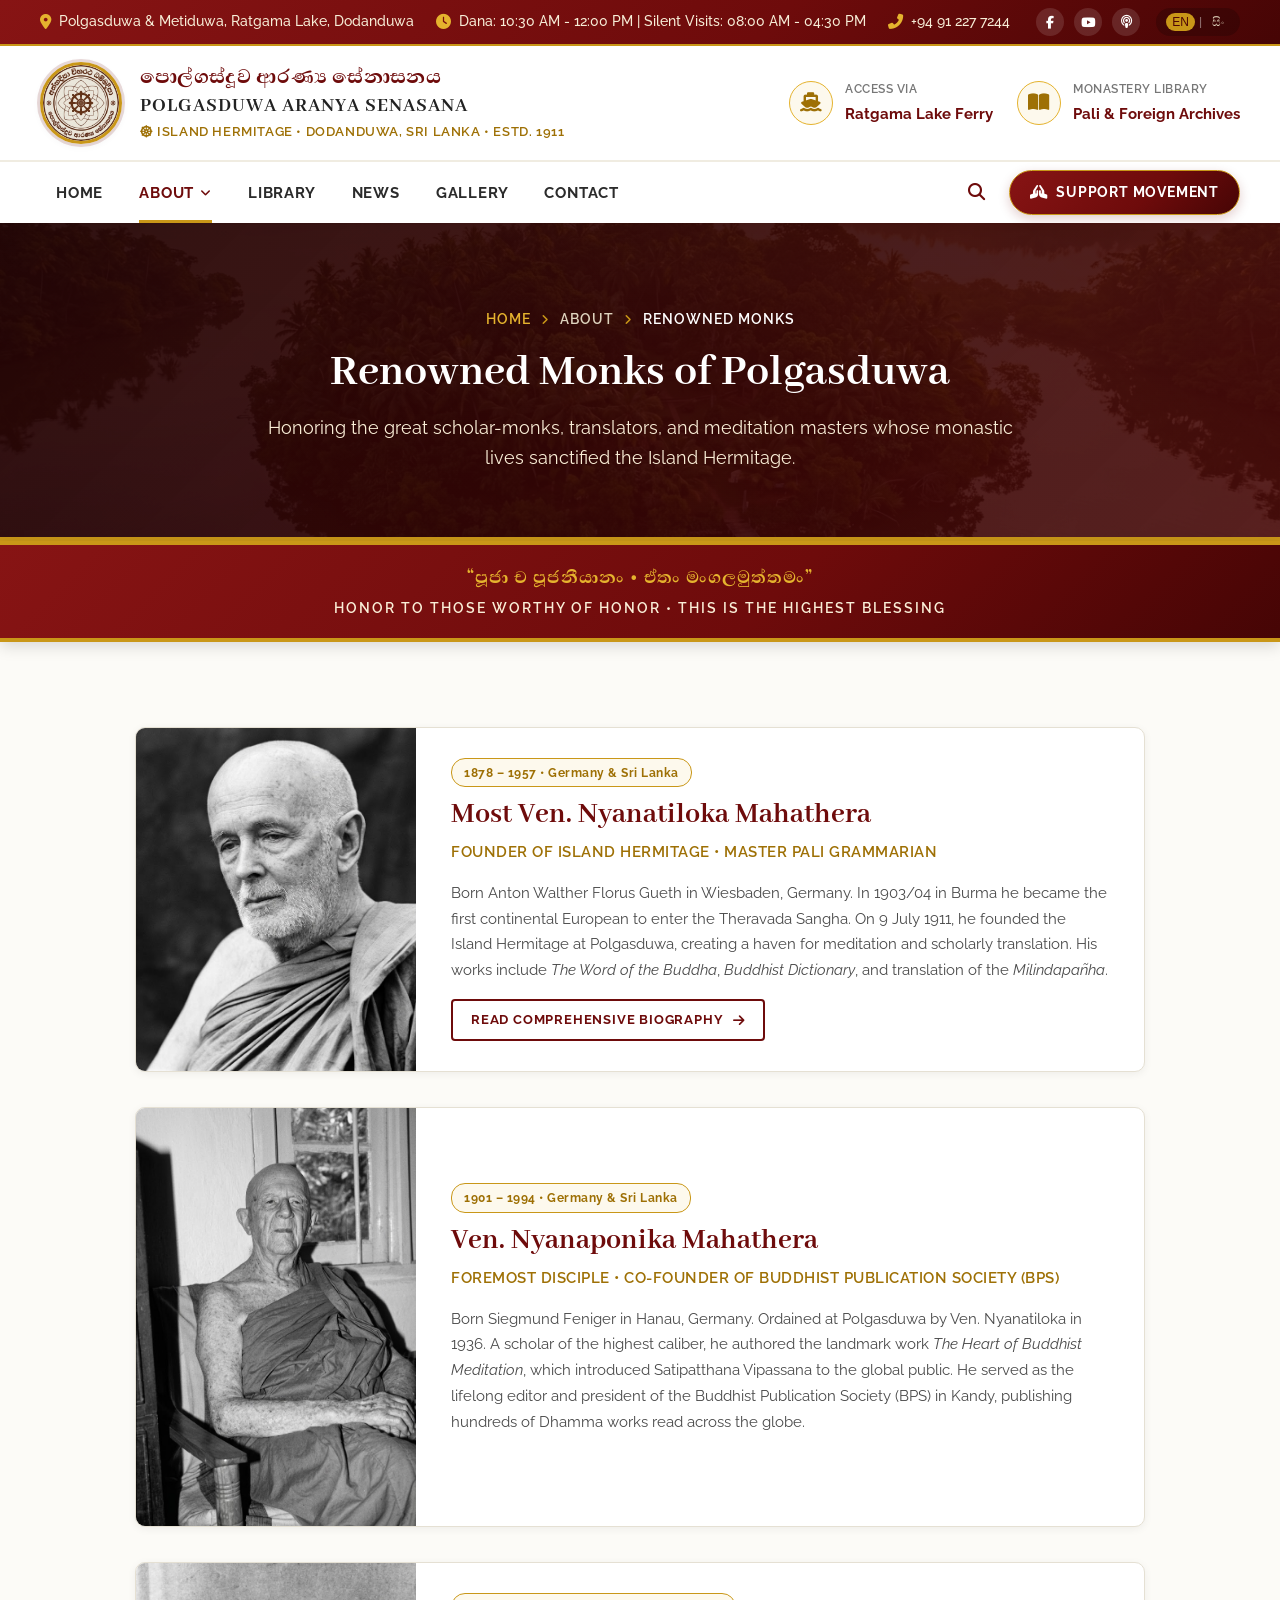
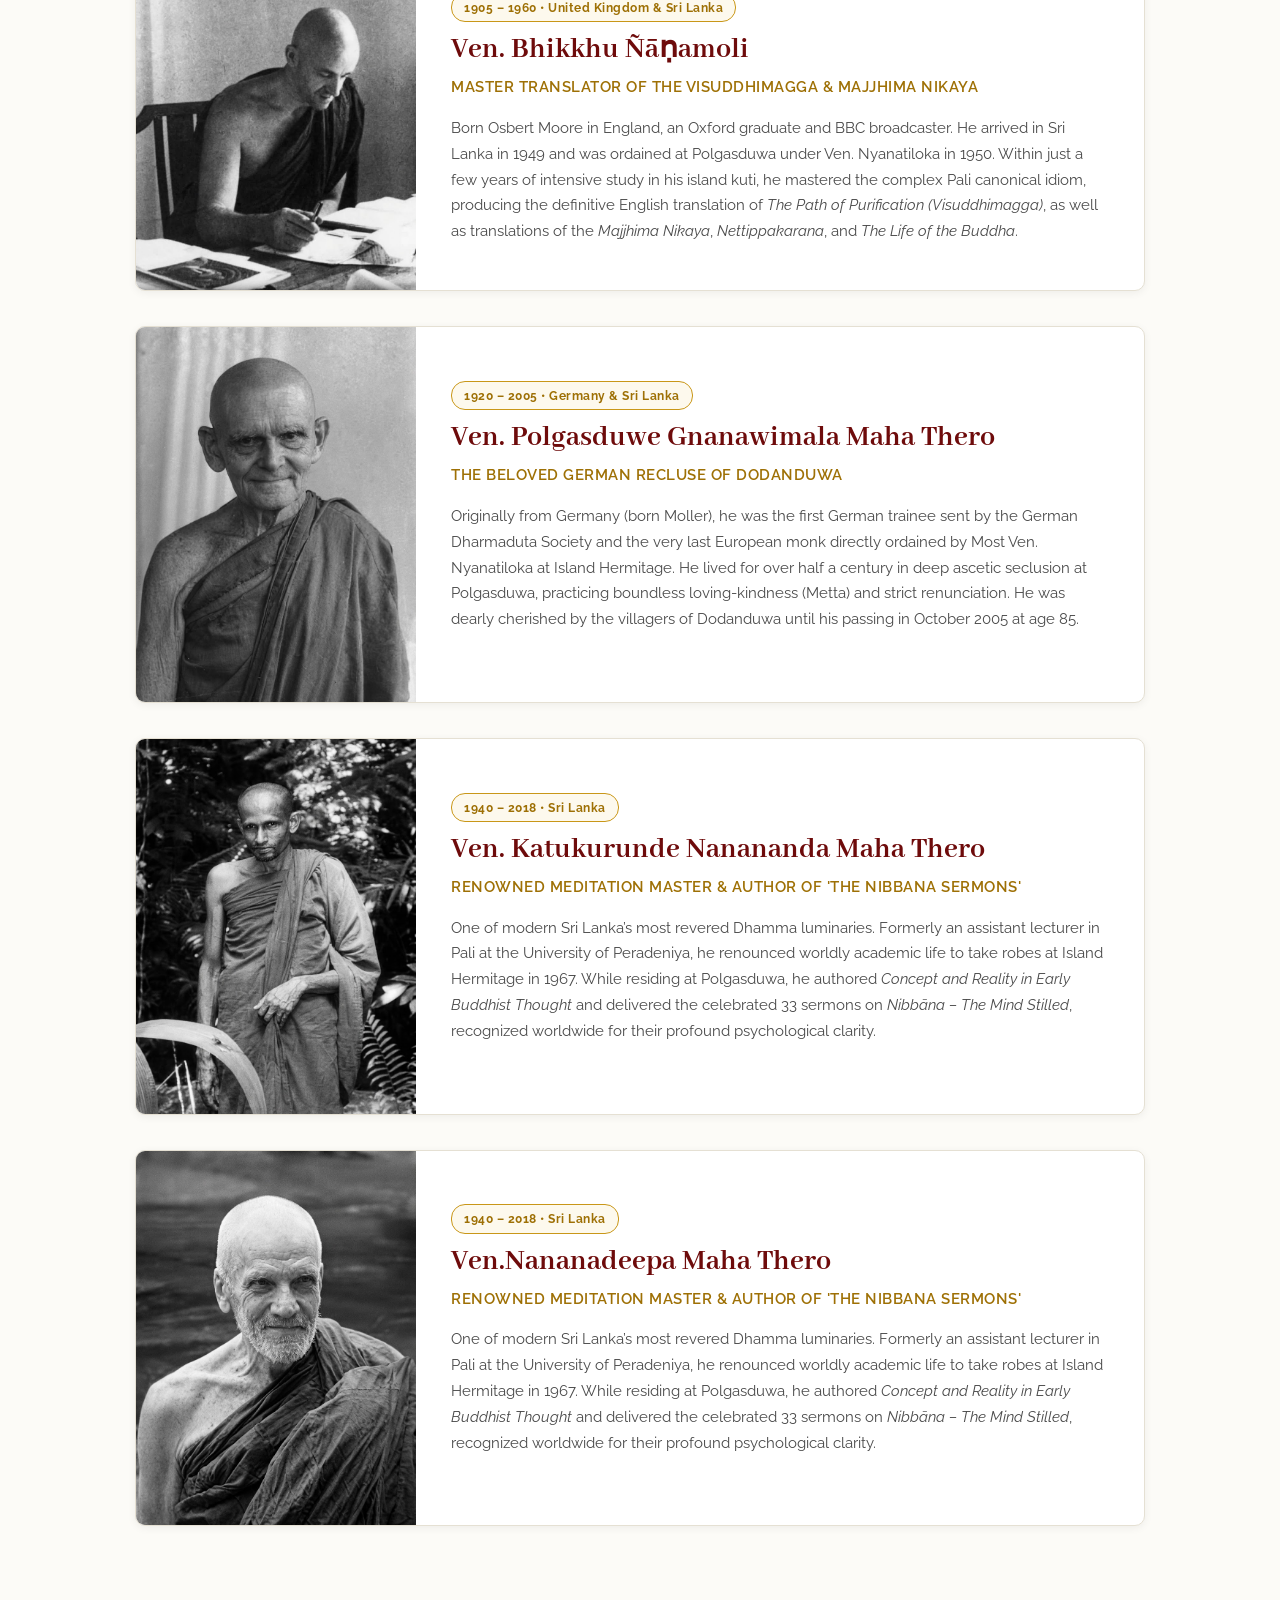
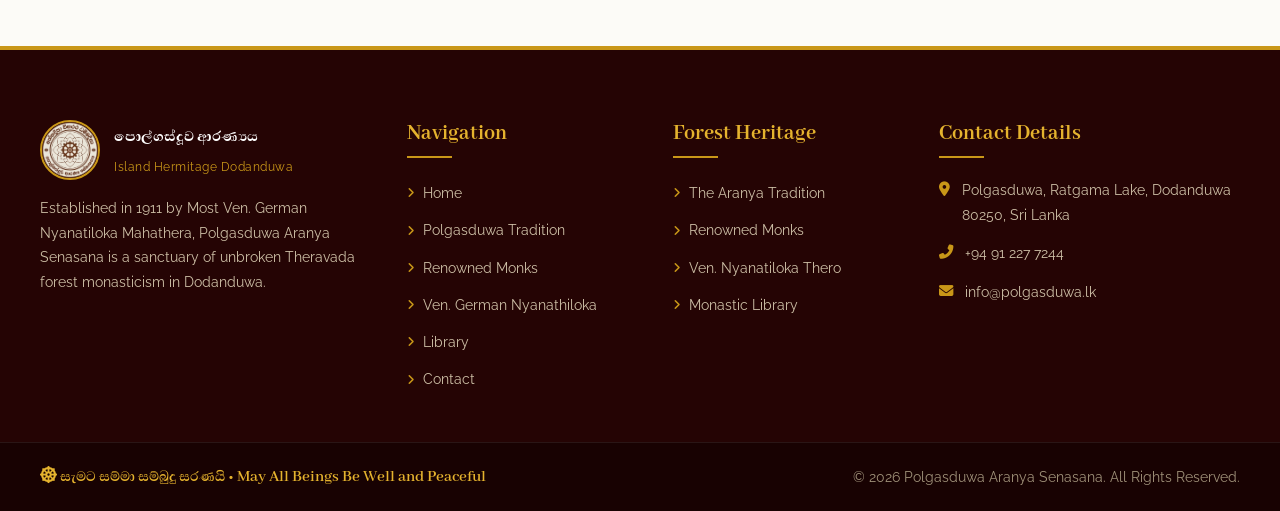
<file: about-monks.html>
<!DOCTYPE html>
<html lang="en">
<head>
  <meta charset="UTF-8">
  <meta name="viewport" content="width=device-width, initial-scale=1.0">
  <title>Renowned Monks | Island Hermitage Polgasduwa</title>
  <meta name="description" content="Biographies and Dhamma legacy of the illustrious resident monks of Polgasduwa Aranya Senasana, including Ven. Nyanatiloka, Ven. Nyanaponika, Ven. Nanamoli, and Ven. Polgasduwe Gnanawimala.">
  <link rel="icon" type="image/jpeg" href="images/logo.jpg">

  <link rel="preconnect" href="https://fonts.googleapis.com">
  <link rel="preconnect" href="https://fonts.gstatic.com" crossorigin>
  <link href="https://fonts.googleapis.com/css2?family=Abhaya+Libre:wght@400;500;600;700;800&family=Raleway:ital,wght@0,300;0,400;0,500;0,600;0,700;1,400&family=Open+Sans:wght@300;400;600;700&display=swap" rel="stylesheet">
  <link rel="stylesheet" href="https://cdnjs.cloudflare.com/ajax/libs/font-awesome/6.5.1/css/all.min.css">

  <link rel="stylesheet" href="css/style.css">
  <link rel="stylesheet" href="css/animations.css">
</head>
<body>

  <!-- Top Bar -->
  <div class="top-bar">
    <div class="container">
      <div class="top-bar-inner">
        <div class="top-bar-info">
          <div class="top-bar-item"><i class="fas fa-map-marker-alt"></i><span>Polgasduwa & Metiduwa, Ratgama Lake, Dodanduwa</span></div>
          <div class="top-bar-item"><i class="fas fa-clock"></i><span>Dana: 10:30 AM - 12:00 PM | Silent Visits: 08:00 AM - 04:30 PM</span></div>
          <div class="top-bar-item"><i class="fas fa-phone-alt"></i><a href="tel:+94912277244">+94 91 227 7244</a></div>
        </div>
        <div class="top-bar-actions">
          <div class="top-socials">
            <a href="#" class="top-social-link"><i class="fab fa-facebook-f"></i></a>
            <a href="#" class="top-social-link"><i class="fab fa-youtube"></i></a>
            <a href="#" class="top-social-link"><i class="fas fa-podcast"></i></a>
          </div>
          <div class="lang-switch">
            <button class="lang-btn active">EN</button><span style="color:rgba(255,255,255,0.4)">|</span><button class="lang-btn">සිං</button>
          </div>
        </div>
      </div>
    </div>
  </div>

  <!-- Header -->
  <header class="site-header">
    <div class="header-branding-row">
      <div class="container">
        <div class="header-branding-inner">
          <a href="index.html" class="brand-wrapper">
            <img src="images/logo.jpg" alt="Polgasduwa Emblem" class="brand-logo-img">
            <div class="brand-titles">
              <span class="brand-sinhala">පොල්ගස්දූව ආරණ්‍ය සේනාසනය</span>
              <span class="brand-english">Polgasduwa Aranya Senasana</span>
              <span class="brand-tagline"><i class="fas fa-dharmachakra"></i> Island Hermitage • Dodanduwa, Sri Lanka • Estd. 1911</span>
            </div>
          </a>
          <div class="header-meta-callout">
            <div class="meta-box"><div class="meta-box-icon"><i class="fas fa-ship"></i></div><div class="meta-box-text"><small>Access Via</small><strong>Ratgama Lake Ferry</strong></div></div>
            <div class="meta-box"><div class="meta-box-icon"><i class="fas fa-book-open"></i></div><div class="meta-box-text"><small>Monastery Library</small><strong>Pali & Foreign Archives</strong></div></div>
          </div>
          <button class="mobile-nav-toggle" aria-label="Toggle Navigation"><i class="fas fa-bars"></i></button>
        </div>
      </div>
    </div>

    <!-- Navigation -->
    <div class="nav-bar-row">
      <div class="container">
        <div class="nav-bar-inner">
          <nav class="main-navigation">
            <ul class="nav-menu">
              <li class="nav-item"><a href="index.html" class="nav-link">Home</a></li>
              <li class="nav-item has-dropdown active">
                <a href="about-tradition.html" class="nav-link">About <i class="fas fa-angle-down"></i></a>
                <ul class="dropdown-menu">
                  <li class="dropdown-item"><a href="about-tradition.html" class="dropdown-link"><i class="fas fa-leaf"></i><span>Polgasduwa Tradition</span></a></li>
                  <li class="dropdown-item"><a href="about-monks.html" class="dropdown-link"><i class="fas fa-user-tie"></i><span>Renowned Monks</span></a></li>
                  <li class="dropdown-item"><a href="about-nyanathiloka.html" class="dropdown-link"><i class="fas fa-dharmachakra"></i><span>Most Ven. German Nyanathiloka Thero</span></a></li>
                </ul>
              </li>
              <li class="nav-item"><a href="library.html" class="nav-link">Library</a></li>
              <li class="nav-item"><a href="news.html" class="nav-link">News</a></li>
              <li class="nav-item"><a href="gallery.html" class="nav-link">Gallery</a></li>
              <li class="nav-item"><a href="contact.html" class="nav-link">Contact</a></li>
            </ul>
          </nav>
          <div class="nav-right-actions">
            <button class="btn-search-trigger" title="Search"><i class="fas fa-search"></i></button>
            <a href="index.html#movement" class="btn-donate-nav"><i class="fas fa-hands-praying"></i> Support Movement</a>
          </div>
        </div>
      </div>
    </div>
  </header>

  <!-- Inner Hero Banner -->
  <section class="inner-hero-banner">
    <div class="container">
      <div class="breadcrumb-nav">
        <a href="index.html">Home</a>
        <i class="fas fa-angle-right" style="font-size:0.75rem; color:var(--accent-gold);"></i>
        <span>About</span>
        <i class="fas fa-angle-right" style="font-size:0.75rem; color:var(--accent-gold);"></i>
        <span style="color:#ffffff;">Renowned Monks</span>
      </div>
      <h1 class="inner-page-title">Renowned Monks of Polgasduwa</h1>
      <p class="inner-page-subtitle">Honoring the great scholar-monks, translators, and meditation masters whose monastic lives sanctified the Island Hermitage.</p>
    </div>
  </section>

  <!-- Sacred Ribbon -->
  <section class="sacred-motto-ribbon" style="padding: 18px 0;">
    <div class="container">
      <div class="motto-inner">
        <div class="motto-pali" style="font-size:1.4rem;">“පූජා ච පූජනීයානං • ඒතං මංගලමුත්තමං”</div>
        <div class="motto-sub" style="font-size:0.85rem;">HONOR TO THOSE WORTHY OF HONOR • THIS IS THE HIGHEST BLESSING</div>
      </div>
    </div>
  </section>

  <!-- Monks Profiles List -->
  <section class="section-padding">
    <div class="container" style="max-width: 1050px;">
      
      <!-- Monk 1: Ven. Nyanatiloka -->
      <div class="monk-profile-card" id="nyanatiloka">
        <div class="monk-profile-img">
          <img src="images/nyanathiloka.jpg" alt="Ven. Nyanatiloka Mahathera">
        </div>
        <div class="monk-profile-content">
          <span class="monk-years-badge">1878 – 1957 • Germany & Sri Lanka</span>
          <h3>Most Ven. Nyanatiloka Mahathera</h3>
          <div class="monk-role">Founder of Island Hermitage • Master Pali Grammarian</div>
          <p>
            Born Anton Walther Florus Gueth in Wiesbaden, Germany. In 1903/04 in Burma he became the first continental European to enter the Theravada Sangha. On 9 July 1911, he founded the Island Hermitage at Polgasduwa, creating a haven for meditation and scholarly translation. His works include <em>The Word of the Buddha</em>, <em>Buddhist Dictionary</em>, and translation of the <em>Milindapañha</em>.
          </p>
          <a href="about-nyanathiloka.html" class="btn btn-outline-maroon" style="width:fit-content; padding:8px 18px; font-size:0.82rem;">
            Read Comprehensive Biography <i class="fas fa-arrow-right"></i>
          </a>
        </div>
      </div>

      <!-- Monk 2: Ven. Nyanaponika -->
      <div class="monk-profile-card" id="nyanaponika">
        <div class="monk-profile-img">
          <img src="images/Ven. Nyanaponika.jpg" alt="Ven. Nyanaponika Mahathera">
        </div>
        <div class="monk-profile-content">
          <span class="monk-years-badge">1901 – 1994 • Germany & Sri Lanka</span>
          <h3>Ven. Nyanaponika Mahathera</h3>
          <div class="monk-role">Foremost Disciple • Co-Founder of Buddhist Publication Society (BPS)</div>
          <p>
            Born Siegmund Feniger in Hanau, Germany. Ordained at Polgasduwa by Ven. Nyanatiloka in 1936. A scholar of the highest caliber, he authored the landmark work <em>The Heart of Buddhist Meditation</em>, which introduced Satipatthana Vipassana to the global public. He served as the lifelong editor and president of the Buddhist Publication Society (BPS) in Kandy, publishing hundreds of Dhamma works read across the globe.
          </p>
        </div>
      </div>

      <!-- Monk 3: Ven. Bhikkhu Nanamoli -->
      <div class="monk-profile-card" id="nanamoli">
        <div class="monk-profile-img">
          <img src="images/Ñāṇamoli.jpg" alt="Ven. Bhikkhu Nanamoli">
        </div>
        <div class="monk-profile-content">
          <span class="monk-years-badge">1905 – 1960 • United Kingdom & Sri Lanka</span>
          <h3>Ven. Bhikkhu Ñāṇamoli</h3>
          <div class="monk-role">Master Translator of the Visuddhimagga & Majjhima Nikaya</div>
          <p>
            Born Osbert Moore in England, an Oxford graduate and BBC broadcaster. He arrived in Sri Lanka in 1949 and was ordained at Polgasduwa under Ven. Nyanatiloka in 1950. Within just a few years of intensive study in his island kuti, he mastered the complex Pali canonical idiom, producing the definitive English translation of <em>The Path of Purification (Visuddhimagga)</em>, as well as translations of the <em>Majjhima Nikaya</em>, <em>Nettippakarana</em>, and <em>The Life of the Buddha</em>.
          </p>
        </div>
      </div>

      <!-- Monk 4: Ven. Polgasduwe Gnanawimala -->
      <div class="monk-profile-card" id="gnanawimala">
        <div class="monk-profile-img">
          <img src="images/wimala.jpg" alt="Ven. Polgasduwe Gnanawimala">
        </div>
        <div class="monk-profile-content">
          <span class="monk-years-badge">1920 – 2005 • Germany & Sri Lanka</span>
          <h3>Ven. Polgasduwe Gnanawimala Maha Thero</h3>
          <div class="monk-role">The Beloved German Recluse of Dodanduwa</div>
          <p>
            Originally from Germany (born Moller), he was the first German trainee sent by the German Dharmaduta Society and the very last European monk directly ordained by Most Ven. Nyanatiloka at Island Hermitage. He lived for over half a century in deep ascetic seclusion at Polgasduwa, practicing boundless loving-kindness (Metta) and strict renunciation. He was dearly cherished by the villagers of Dodanduwa until his passing in October 2005 at age 85.
          </p>
        </div>
      </div>

      <!-- Monk 5: Ven. Katukurunde Nanananda -->
      <div class="monk-profile-card" id="nanananda">
        <div class="monk-profile-img">
          <img src="images/katukurunde.jpg" alt="Ven. Katukurunde Nanananda">
        </div>
        <div class="monk-profile-content">
          <span class="monk-years-badge">1940 – 2018 • Sri Lanka</span>
          <h3>Ven. Katukurunde Nanananda Maha Thero</h3>
          <div class="monk-role">Renowned Meditation Master & Author of 'The Nibbana Sermons'</div>
          <p>
            One of modern Sri Lanka’s most revered Dhamma luminaries. Formerly an assistant lecturer in Pali at the University of Peradeniya, he renounced worldly academic life to take robes at Island Hermitage in 1967. While residing at Polgasduwa, he authored <em>Concept and Reality in Early Buddhist Thought</em> and delivered the celebrated 33 sermons on <em>Nibbāna – The Mind Stilled</em>, recognized worldwide for their profound psychological clarity.
          </p>
        </div>
      </div>
     <!-- Monk 6: Ven.Nananadeepa -->
      <div class="monk-profile-card" id="nananadeepa">
        <div class="monk-profile-img">
          <img src="images/nyanadeepa.jpg" alt="Ven.Nananadeepa">
        </div>
        <div class="monk-profile-content">
          <span class="monk-years-badge">1940 – 2018 • Sri Lanka</span>
          <h3>Ven.Nananadeepa Maha Thero</h3>
          <div class="monk-role">Renowned Meditation Master & Author of 'The Nibbana Sermons'</div>
          <p>
            One of modern Sri Lanka’s most revered Dhamma luminaries. Formerly an assistant lecturer in Pali at the University of Peradeniya, he renounced worldly academic life to take robes at Island Hermitage in 1967. While residing at Polgasduwa, he authored <em>Concept and Reality in Early Buddhist Thought</em> and delivered the celebrated 33 sermons on <em>Nibbāna – The Mind Stilled</em>, recognized worldwide for their profound psychological clarity.
          </p>
        </div>
      </div>
    </div>
  </section>

  <!-- Footer -->
  <footer class="site-footer">
    <div class="footer-top">
      <div class="container">
        <div class="footer-grid">
          <div class="footer-col">
            <div class="footer-about-logo">
              <img src="images/logo.jpg" alt="Logo" class="footer-logo-img">
              <div class="footer-logo-text"><strong>පොල්ගස්දූව ආරණ්‍යය</strong><small>Island Hermitage Dodanduwa</small></div>
            </div>
            <p>Established in 1911 by Most Ven. German Nyanatiloka Mahathera, Polgasduwa Aranya Senasana is a sanctuary of unbroken Theravada forest monasticism in Dodanduwa.</p>
          </div>
          <div class="footer-col">
            <h5>Navigation</h5>
            <ul class="footer-links-list">
              <li><a href="index.html"><i class="fas fa-angle-right"></i> Home</a></li>
              <li><a href="about-tradition.html"><i class="fas fa-angle-right"></i> Polgasduwa Tradition</a></li>
              <li><a href="about-monks.html"><i class="fas fa-angle-right"></i> Renowned Monks</a></li>
              <li><a href="about-nyanathiloka.html"><i class="fas fa-angle-right"></i> Ven. German Nyanathiloka</a></li>
              <li><a href="library.html"><i class="fas fa-angle-right"></i> Library</a></li>
              <li><a href="contact.html"><i class="fas fa-angle-right"></i> Contact</a></li>
            </ul>
          </div>
          <div class="footer-col">
            <h5>Forest Heritage</h5>
            <ul class="footer-links-list">
              <li><a href="about-tradition.html"><i class="fas fa-angle-right"></i> The Aranya Tradition</a></li>
              <li><a href="about-monks.html"><i class="fas fa-angle-right"></i> Renowned Monks</a></li>
              <li><a href="about-nyanathiloka.html"><i class="fas fa-angle-right"></i> Ven. Nyanatiloka Thero</a></li>
              <li><a href="library.html"><i class="fas fa-angle-right"></i> Monastic Library</a></li>
            </ul>
          </div>
          <div class="footer-col">
            <h5>Contact Details</h5>
            <div class="footer-contact-item"><i class="fas fa-map-marker-alt"></i><span>Polgasduwa, Ratgama Lake, Dodanduwa 80250, Sri Lanka</span></div>
            <div class="footer-contact-item"><i class="fas fa-phone-alt"></i><a href="tel:+94912277244">+94 91 227 7244</a></div>
            <div class="footer-contact-item"><i class="fas fa-envelope"></i><a href="mailto:info@polgasduwa.lk">info@polgasduwa.lk</a></div>
          </div>
        </div>
      </div>
    </div>
    <div class="footer-bottom">
      <div class="container">
        <div class="footer-bottom-inner">
          <div class="footer-blessing"><i class="fas fa-dharmachakra"></i> සැමට සම්මා සම්බුදු සරණයි • May All Beings Be Well and Peaceful</div>
          <div>&copy; 2026 Polgasduwa Aranya Senasana. All Rights Reserved.</div>
        </div>
      </div>
    </div>
  </footer>

  <button class="back-to-top" aria-label="Back to top"><i class="fas fa-chevron-up"></i></button>
  <script src="js/script.js"></script>
</body>
</html>
</file>
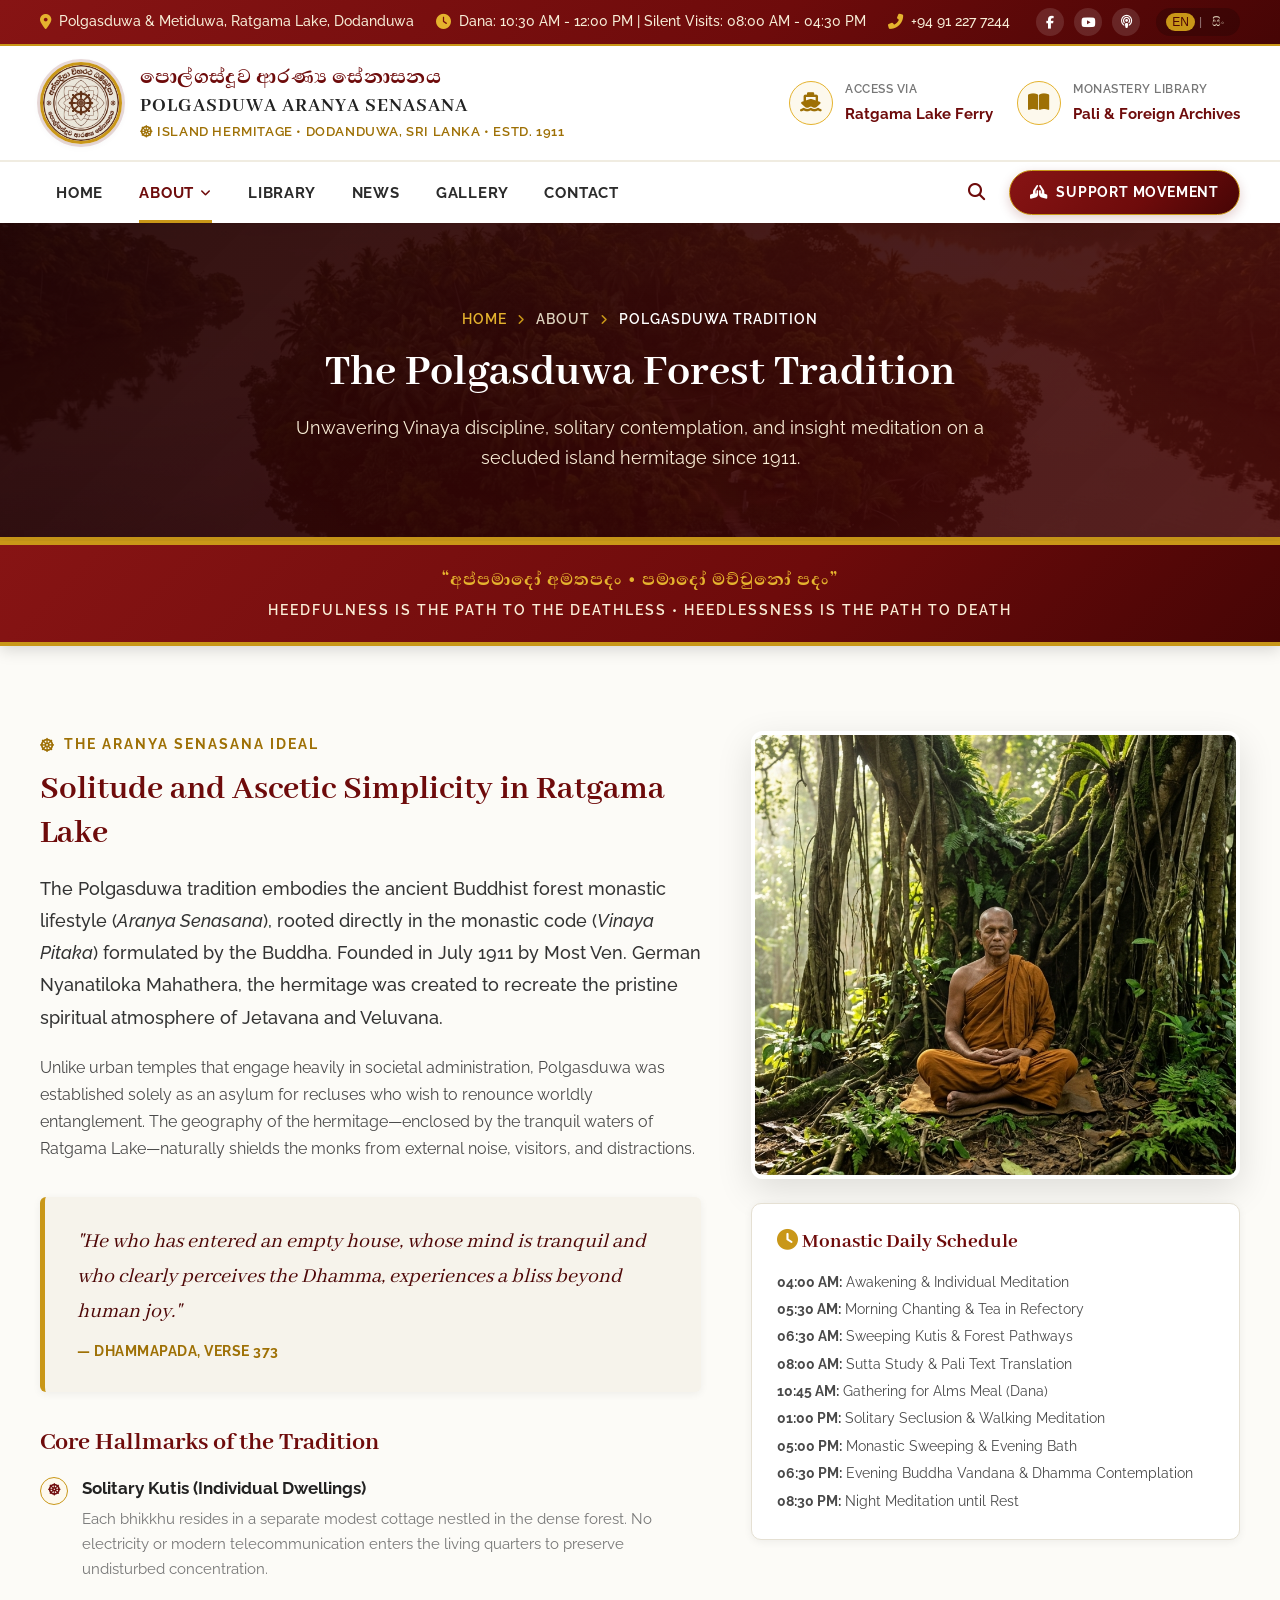
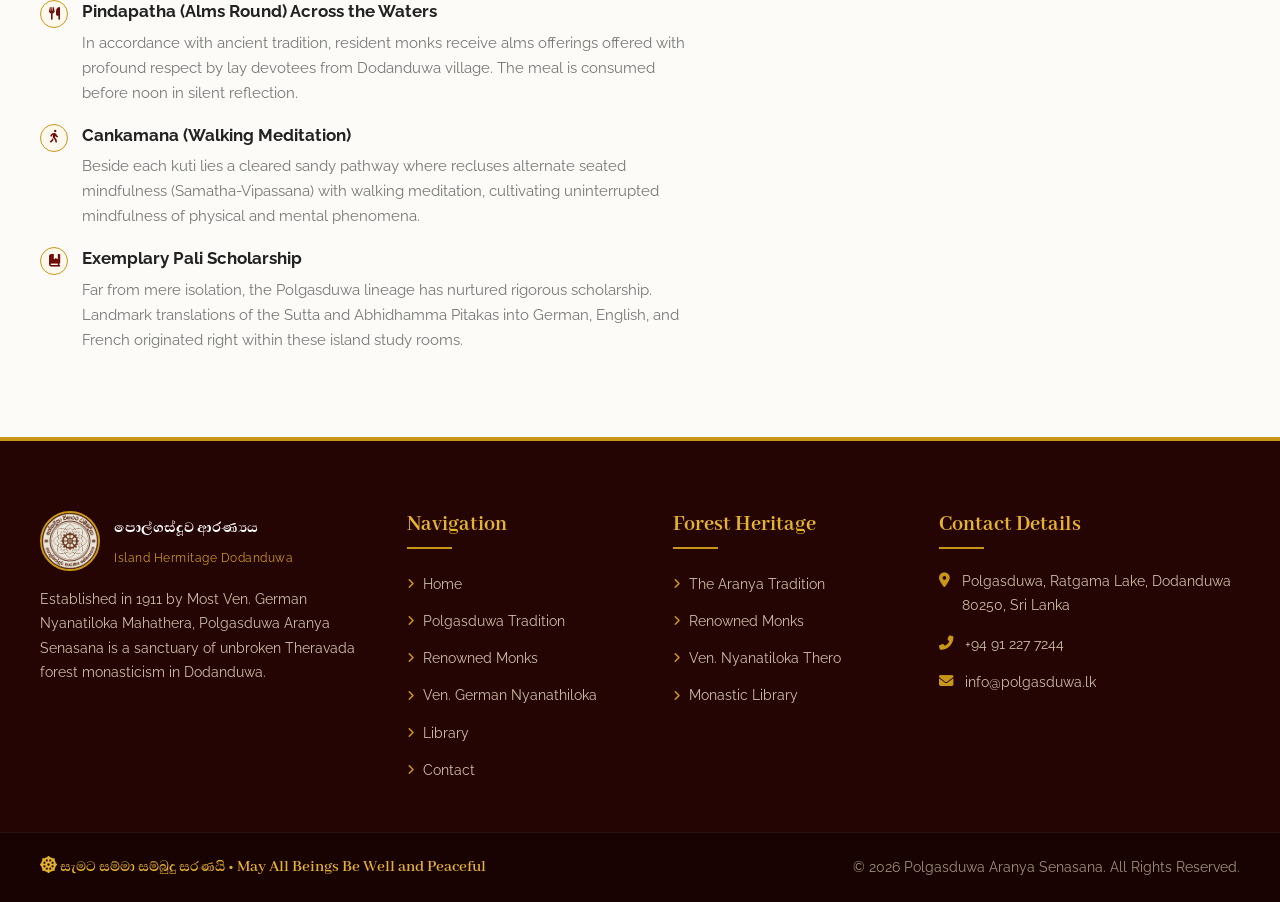
<file: about-tradition.html>
<!DOCTYPE html>
<html lang="en">
<head>
  <meta charset="UTF-8">
  <meta name="viewport" content="width=device-width, initial-scale=1.0">
  <title>Polgasduwa Tradition | Island Hermitage Dodanduwa</title>
  <meta name="description" content="Explore the century-old Theravada forest monastic tradition of Polgasduwa Aranya Senasana in Dodanduwa, Sri Lanka. Strict Vinaya discipline, solitary kutis, and Vipassana meditation.">
  <link rel="icon" type="image/jpeg" href="images/logo.jpg">

  <link rel="preconnect" href="https://fonts.googleapis.com">
  <link rel="preconnect" href="https://fonts.gstatic.com" crossorigin>
  <link href="https://fonts.googleapis.com/css2?family=Abhaya+Libre:wght@400;500;600;700;800&family=Raleway:ital,wght@0,300;0,400;0,500;0,600;0,700;1,400&family=Open+Sans:wght@300;400;600;700&display=swap" rel="stylesheet">
  <link rel="stylesheet" href="https://cdnjs.cloudflare.com/ajax/libs/font-awesome/6.5.1/css/all.min.css">

  <link rel="stylesheet" href="css/style.css">
  <link rel="stylesheet" href="css/animations.css">
</head>
<body>

  <!-- Top Bar -->
  <div class="top-bar">
    <div class="container">
      <div class="top-bar-inner">
        <div class="top-bar-info">
          <div class="top-bar-item"><i class="fas fa-map-marker-alt"></i><span>Polgasduwa & Metiduwa, Ratgama Lake, Dodanduwa</span></div>
          <div class="top-bar-item"><i class="fas fa-clock"></i><span>Dana: 10:30 AM - 12:00 PM | Silent Visits: 08:00 AM - 04:30 PM</span></div>
          <div class="top-bar-item"><i class="fas fa-phone-alt"></i><a href="tel:+94912277244">+94 91 227 7244</a></div>
        </div>
        <div class="top-bar-actions">
          <div class="top-socials">
            <a href="#" class="top-social-link"><i class="fab fa-facebook-f"></i></a>
            <a href="#" class="top-social-link"><i class="fab fa-youtube"></i></a>
            <a href="#" class="top-social-link"><i class="fas fa-podcast"></i></a>
          </div>
          <div class="lang-switch">
            <button class="lang-btn active">EN</button><span style="color:rgba(255,255,255,0.4)">|</span><button class="lang-btn">සිං</button>
          </div>
        </div>
      </div>
    </div>
  </div>

  <!-- Header -->
  <header class="site-header">
    <div class="header-branding-row">
      <div class="container">
        <div class="header-branding-inner">
          <a href="index.html" class="brand-wrapper">
            <img src="images/logo.jpg" alt="Polgasduwa Emblem" class="brand-logo-img">
            <div class="brand-titles">
              <span class="brand-sinhala">පොල්ගස්දූව ආරණ්‍ය සේනාසනය</span>
              <span class="brand-english">Polgasduwa Aranya Senasana</span>
              <span class="brand-tagline"><i class="fas fa-dharmachakra"></i> Island Hermitage • Dodanduwa, Sri Lanka • Estd. 1911</span>
            </div>
          </a>
          <div class="header-meta-callout">
            <div class="meta-box"><div class="meta-box-icon"><i class="fas fa-ship"></i></div><div class="meta-box-text"><small>Access Via</small><strong>Ratgama Lake Ferry</strong></div></div>
            <div class="meta-box"><div class="meta-box-icon"><i class="fas fa-book-open"></i></div><div class="meta-box-text"><small>Monastery Library</small><strong>Pali & Foreign Archives</strong></div></div>
          </div>
          <button class="mobile-nav-toggle" aria-label="Toggle Navigation"><i class="fas fa-bars"></i></button>
        </div>
      </div>
    </div>

    <!-- Navigation -->
    <div class="nav-bar-row">
      <div class="container">
        <div class="nav-bar-inner">
          <nav class="main-navigation">
            <ul class="nav-menu">
              <li class="nav-item"><a href="index.html" class="nav-link">Home</a></li>
              <li class="nav-item has-dropdown active">
                <a href="about-tradition.html" class="nav-link">About <i class="fas fa-angle-down"></i></a>
                <ul class="dropdown-menu">
                  <li class="dropdown-item"><a href="about-tradition.html" class="dropdown-link"><i class="fas fa-leaf"></i><span>Polgasduwa Tradition</span></a></li>
                  <li class="dropdown-item"><a href="about-monks.html" class="dropdown-link"><i class="fas fa-user-tie"></i><span>Renowned Monks</span></a></li>
                  <li class="dropdown-item"><a href="about-nyanathiloka.html" class="dropdown-link"><i class="fas fa-dharmachakra"></i><span>Most Ven. German Nyanathiloka Thero</span></a></li>
                </ul>
              </li>
              <li class="nav-item"><a href="library.html" class="nav-link">Library</a></li>
              <li class="nav-item"><a href="news.html" class="nav-link">News</a></li>
              <li class="nav-item"><a href="gallery.html" class="nav-link">Gallery</a></li>
              <li class="nav-item"><a href="contact.html" class="nav-link">Contact</a></li>
            </ul>
          </nav>
          <div class="nav-right-actions">
            <button class="btn-search-trigger" title="Search"><i class="fas fa-search"></i></button>
            <a href="index.html#movement" class="btn-donate-nav"><i class="fas fa-hands-praying"></i> Support Movement</a>
          </div>
        </div>
      </div>
    </div>
  </header>

  <!-- Inner Hero Banner -->
  <section class="inner-hero-banner">
    <div class="container">
      <div class="breadcrumb-nav">
        <a href="index.html">Home</a>
        <i class="fas fa-angle-right" style="font-size:0.75rem; color:var(--accent-gold);"></i>
        <span>About</span>
        <i class="fas fa-angle-right" style="font-size:0.75rem; color:var(--accent-gold);"></i>
        <span style="color:#ffffff;">Polgasduwa Tradition</span>
      </div>
      <h1 class="inner-page-title">The Polgasduwa Forest Tradition</h1>
      <p class="inner-page-subtitle">Unwavering Vinaya discipline, solitary contemplation, and insight meditation on a secluded island hermitage since 1911.</p>
    </div>
  </section>

  <!-- Sacred Motto -->
  <section class="sacred-motto-ribbon" style="padding: 20px 0;">
    <div class="container">
      <div class="motto-inner">
        <div class="motto-pali" style="font-size:1.4rem;">“අප්පමාදෝ අමතපදං • පමාදෝ මච්චුනෝ පදං”</div>
        <div class="motto-sub" style="font-size:0.85rem;">HEEDFULNESS IS THE PATH TO THE DEATHLESS • HEEDLESSNESS IS THE PATH TO DEATH</div>
      </div>
    </div>
  </section>

  <!-- Content Section -->
  <section class="section-padding">
    <div class="container">
      
      <div class="about-welcome-grid" style="align-items:flex-start;">
        <div>
          <span class="section-subtitle"><i class="fas fa-dharmachakra"></i> The Aranya Senasana Ideal</span>
          <h2 style="font-size:2.2rem; color:var(--primary-maroon); margin-bottom:18px;">Solitude and Ascetic Simplicity in Ratgama Lake</h2>
          
          <p class="lead-paragraph">
            The Polgasduwa tradition embodies the ancient Buddhist forest monastic lifestyle (<em>Aranya Senasana</em>), rooted directly in the monastic code (<em>Vinaya Pitaka</em>) formulated by the Buddha. Founded in July 1911 by Most Ven. German Nyanatiloka Mahathera, the hermitage was created to recreate the pristine spiritual atmosphere of Jetavana and Veluvana.
          </p>
          
          <p>
            Unlike urban temples that engage heavily in societal administration, Polgasduwa was established solely as an asylum for recluses who wish to renounce worldly entanglement. The geography of the hermitage—enclosed by the tranquil waters of Ratgama Lake—naturally shields the monks from external noise, visitors, and distractions.
          </p>

          <div class="monastic-quote-card">
            <blockquote>
              "He who has entered an empty house, whose mind is tranquil and who clearly perceives the Dhamma, experiences a bliss beyond human joy."
            </blockquote>
            <cite>— Dhammapada, Verse 373</cite>
          </div>

          <h3 style="font-size:1.6rem; color:var(--primary-maroon); margin: 30px 0 15px 0;">Core Hallmarks of the Tradition</h3>
          
          <div style="display:flex; flex-direction:column; gap:16px;">
            <div style="display:flex; gap:14px;">
              <div class="feature-icon-bullet"><i class="fas fa-dharmachakra"></i></div>
              <div>
                <strong style="color:var(--text-dark); font-size:1.05rem;">Solitary Kutis (Individual Dwellings)</strong>
                <p style="font-size:0.92rem; color:var(--text-muted); margin:4px 0 0 0;">Each bhikkhu resides in a separate modest cottage nestled in the dense forest. No electricity or modern telecommunication enters the living quarters to preserve undisturbed concentration.</p>
              </div>
            </div>

            <div style="display:flex; gap:14px;">
              <div class="feature-icon-bullet"><i class="fas fa-utensils"></i></div>
              <div>
                <strong style="color:var(--text-dark); font-size:1.05rem;">Pindapatha (Alms Round) Across the Waters</strong>
                <p style="font-size:0.92rem; color:var(--text-muted); margin:4px 0 0 0;">In accordance with ancient tradition, resident monks receive alms offerings offered with profound respect by lay devotees from Dodanduwa village. The meal is consumed before noon in silent reflection.</p>
              </div>
            </div>

            <div style="display:flex; gap:14px;">
              <div class="feature-icon-bullet"><i class="fas fa-person-walking"></i></div>
              <div>
                <strong style="color:var(--text-dark); font-size:1.05rem;">Cankamana (Walking Meditation)</strong>
                <p style="font-size:0.92rem; color:var(--text-muted); margin:4px 0 0 0;">Beside each kuti lies a cleared sandy pathway where recluses alternate seated mindfulness (Samatha-Vipassana) with walking meditation, cultivating uninterrupted mindfulness of physical and mental phenomena.</p>
              </div>
            </div>

            <div style="display:flex; gap:14px;">
              <div class="feature-icon-bullet"><i class="fas fa-book-bookmark"></i></div>
              <div>
                <strong style="color:var(--text-dark); font-size:1.05rem;">Exemplary Pali Scholarship</strong>
                <p style="font-size:0.92rem; color:var(--text-muted); margin:4px 0 0 0;">Far from mere isolation, the Polgasduwa lineage has nurtured rigorous scholarship. Landmark translations of the Sutta and Abhidhamma Pitakas into German, English, and French originated right within these island study rooms.</p>
              </div>
            </div>
          </div>
        </div>

        <div>
          <div class="about-main-image" style="margin-bottom:24px;">
            <img src="images/monk_meditation.jpg" alt="Monk in walking meditation">
          </div>
          <div style="background:#ffffff; border:1px solid var(--border-color); border-radius:10px; padding:25px; box-shadow:var(--shadow-sm);">
            <h4 style="font-size:1.3rem; color:var(--primary-maroon); margin-bottom:12px;"><i class="fas fa-clock" style="color:var(--accent-gold);"></i> Monastic Daily Schedule</h4>
            <ul style="font-size:0.9rem; line-height:1.9; color:var(--text-body);">
              <li><strong>04:00 AM:</strong> Awakening & Individual Meditation</li>
              <li><strong>05:30 AM:</strong> Morning Chanting & Tea in Refectory</li>
              <li><strong>06:30 AM:</strong> Sweeping Kutis & Forest Pathways</li>
              <li><strong>08:00 AM:</strong> Sutta Study & Pali Text Translation</li>
              <li><strong>10:45 AM:</strong> Gathering for Alms Meal (Dana)</li>
              <li><strong>01:00 PM:</strong> Solitary Seclusion & Walking Meditation</li>
              <li><strong>05:00 PM:</strong> Monastic Sweeping & Evening Bath</li>
              <li><strong>06:30 PM:</strong> Evening Buddha Vandana & Dhamma Contemplation</li>
              <li><strong>08:30 PM:</strong> Night Meditation until Rest</li>
            </ul>
          </div>
        </div>

      </div>

    </div>
  </section>

  <!-- Footer -->
  <footer class="site-footer">
    <div class="footer-top">
      <div class="container">
        <div class="footer-grid">
          <div class="footer-col">
            <div class="footer-about-logo">
              <img src="images/logo.jpg" alt="Logo" class="footer-logo-img">
              <div class="footer-logo-text"><strong>පොල්ගස්දූව ආරණ්‍යය</strong><small>Island Hermitage Dodanduwa</small></div>
            </div>
            <p>Established in 1911 by Most Ven. German Nyanatiloka Mahathera, Polgasduwa Aranya Senasana is a sanctuary of unbroken Theravada forest monasticism in Dodanduwa.</p>
          </div>
          <div class="footer-col">
            <h5>Navigation</h5>
            <ul class="footer-links-list">
              <li><a href="index.html"><i class="fas fa-angle-right"></i> Home</a></li>
              <li><a href="about-tradition.html"><i class="fas fa-angle-right"></i> Polgasduwa Tradition</a></li>
              <li><a href="about-monks.html"><i class="fas fa-angle-right"></i> Renowned Monks</a></li>
              <li><a href="about-nyanathiloka.html"><i class="fas fa-angle-right"></i> Ven. German Nyanathiloka</a></li>
              <li><a href="library.html"><i class="fas fa-angle-right"></i> Library</a></li>
              <li><a href="contact.html"><i class="fas fa-angle-right"></i> Contact</a></li>
            </ul>
          </div>
          <div class="footer-col">
            <h5>Forest Heritage</h5>
            <ul class="footer-links-list">
              <li><a href="about-tradition.html"><i class="fas fa-angle-right"></i> The Aranya Tradition</a></li>
              <li><a href="about-monks.html"><i class="fas fa-angle-right"></i> Renowned Monks</a></li>
              <li><a href="about-nyanathiloka.html"><i class="fas fa-angle-right"></i> Ven. Nyanatiloka Thero</a></li>
              <li><a href="library.html"><i class="fas fa-angle-right"></i> Monastic Library</a></li>
            </ul>
          </div>
          <div class="footer-col">
            <h5>Contact Details</h5>
            <div class="footer-contact-item"><i class="fas fa-map-marker-alt"></i><span>Polgasduwa, Ratgama Lake, Dodanduwa 80250, Sri Lanka</span></div>
            <div class="footer-contact-item"><i class="fas fa-phone-alt"></i><a href="tel:+94912277244">+94 91 227 7244</a></div>
            <div class="footer-contact-item"><i class="fas fa-envelope"></i><a href="mailto:info@polgasduwa.lk">info@polgasduwa.lk</a></div>
          </div>
        </div>
      </div>
    </div>
    <div class="footer-bottom">
      <div class="container">
        <div class="footer-bottom-inner">
          <div class="footer-blessing"><i class="fas fa-dharmachakra"></i> සැමට සම්මා සම්බුදු සරණයි • May All Beings Be Well and Peaceful</div>
          <div>&copy; 2026 Polgasduwa Aranya Senasana. All Rights Reserved.</div>
        </div>
      </div>
    </div>
  </footer>

  <button class="back-to-top" aria-label="Back to top"><i class="fas fa-chevron-up"></i></button>
  <script src="js/script.js"></script>
</body>
</html>
</file>
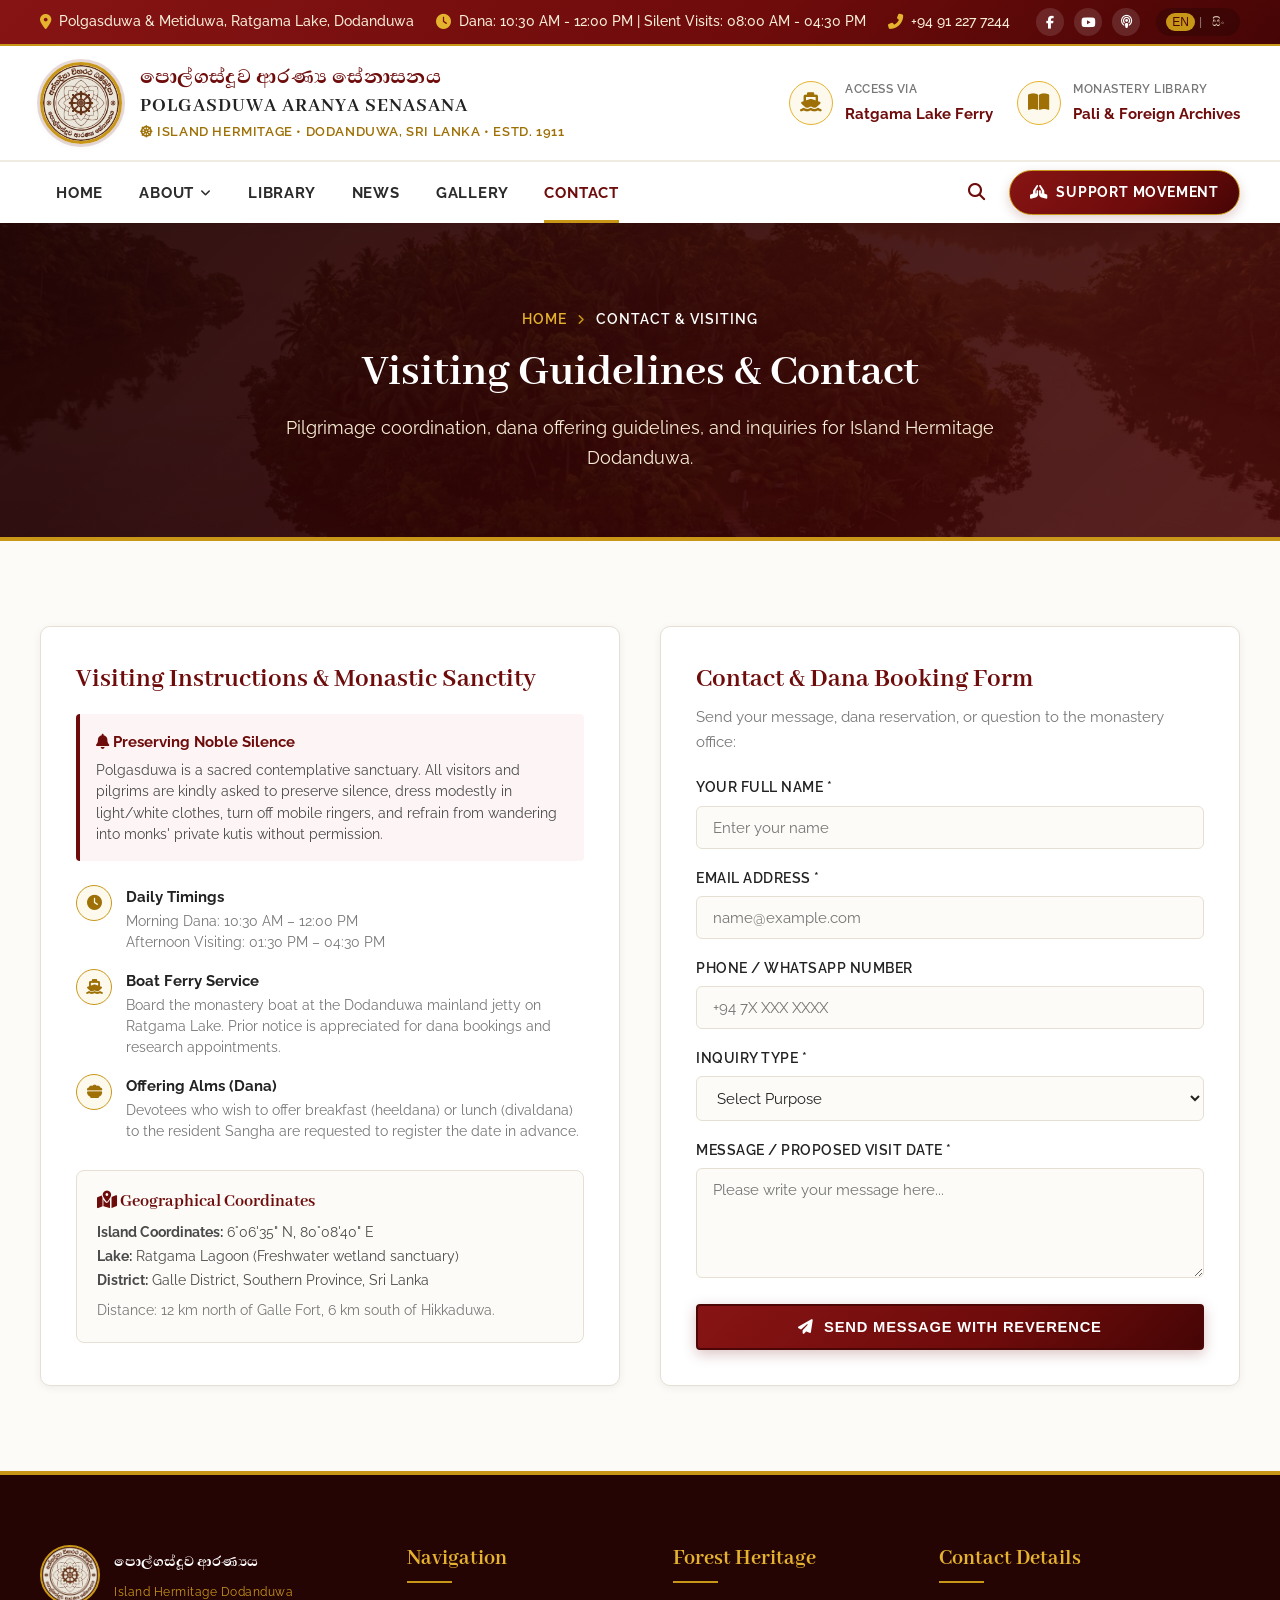
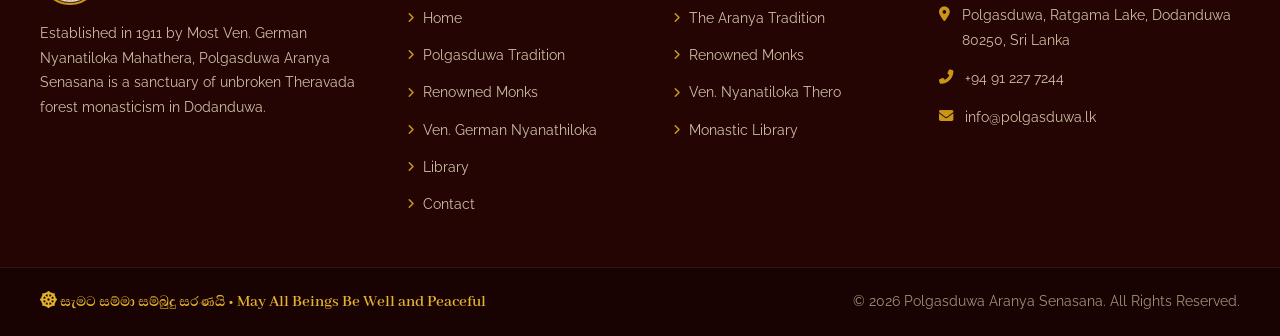
<file: contact.html>
<!DOCTYPE html>
<html lang="en">
<head>
  <meta charset="UTF-8">
  <meta name="viewport" content="width=device-width, initial-scale=1.0">
  <title>Contact & Visiting Guidelines | Island Hermitage Polgasduwa</title>
  <meta name="description" content="Visiting guidelines, boat ferry coordinates, and contact information for Polgasduwa Aranya Senasana in Dodanduwa, Sri Lanka.">
  <link rel="icon" type="image/jpeg" href="images/logo.jpg">

  <link rel="preconnect" href="https://fonts.googleapis.com">
  <link rel="preconnect" href="https://fonts.gstatic.com" crossorigin>
  <link href="https://fonts.googleapis.com/css2?family=Abhaya+Libre:wght@400;500;600;700;800&family=Raleway:ital,wght@0,300;0,400;0,500;0,600;0,700;1,400&family=Open+Sans:wght@300;400;600;700&display=swap" rel="stylesheet">
  <link rel="stylesheet" href="https://cdnjs.cloudflare.com/ajax/libs/font-awesome/6.5.1/css/all.min.css">

  <link rel="stylesheet" href="css/style.css">
  <link rel="stylesheet" href="css/animations.css">
</head>
<body>

  <!-- Top Bar -->
  <div class="top-bar">
    <div class="container">
      <div class="top-bar-inner">
        <div class="top-bar-info">
          <div class="top-bar-item"><i class="fas fa-map-marker-alt"></i><span>Polgasduwa & Metiduwa, Ratgama Lake, Dodanduwa</span></div>
          <div class="top-bar-item"><i class="fas fa-clock"></i><span>Dana: 10:30 AM - 12:00 PM | Silent Visits: 08:00 AM - 04:30 PM</span></div>
          <div class="top-bar-item"><i class="fas fa-phone-alt"></i><a href="tel:+94912277244">+94 91 227 7244</a></div>
        </div>
        <div class="top-bar-actions">
          <div class="top-socials">
            <a href="#" class="top-social-link"><i class="fab fa-facebook-f"></i></a>
            <a href="#" class="top-social-link"><i class="fab fa-youtube"></i></a>
            <a href="#" class="top-social-link"><i class="fas fa-podcast"></i></a>
          </div>
          <div class="lang-switch">
            <button class="lang-btn active">EN</button><span style="color:rgba(255,255,255,0.4)">|</span><button class="lang-btn">සිං</button>
          </div>
        </div>
      </div>
    </div>
  </div>

  <!-- Header -->
  <header class="site-header">
    <div class="header-branding-row">
      <div class="container">
        <div class="header-branding-inner">
          <a href="index.html" class="brand-wrapper">
            <img src="images/logo.jpg" alt="Polgasduwa Emblem" class="brand-logo-img">
            <div class="brand-titles">
              <span class="brand-sinhala">පොල්ගස්දූව ආරණ්‍ය සේනාසනය</span>
              <span class="brand-english">Polgasduwa Aranya Senasana</span>
              <span class="brand-tagline"><i class="fas fa-dharmachakra"></i> Island Hermitage • Dodanduwa, Sri Lanka • Estd. 1911</span>
            </div>
          </a>
          <div class="header-meta-callout">
            <div class="meta-box"><div class="meta-box-icon"><i class="fas fa-ship"></i></div><div class="meta-box-text"><small>Access Via</small><strong>Ratgama Lake Ferry</strong></div></div>
            <div class="meta-box"><div class="meta-box-icon"><i class="fas fa-book-open"></i></div><div class="meta-box-text"><small>Monastery Library</small><strong>Pali & Foreign Archives</strong></div></div>
          </div>
          <button class="mobile-nav-toggle" aria-label="Toggle Navigation"><i class="fas fa-bars"></i></button>
        </div>
      </div>
    </div>

    <!-- Navigation -->
    <div class="nav-bar-row">
      <div class="container">
        <div class="nav-bar-inner">
          <nav class="main-navigation">
            <ul class="nav-menu">
              <li class="nav-item"><a href="index.html" class="nav-link">Home</a></li>
              <li class="nav-item has-dropdown">
                <a href="about-tradition.html" class="nav-link">About <i class="fas fa-angle-down"></i></a>
                <ul class="dropdown-menu">
                  <li class="dropdown-item"><a href="about-tradition.html" class="dropdown-link"><i class="fas fa-leaf"></i><span>Polgasduwa Tradition</span></a></li>
                  <li class="dropdown-item"><a href="about-monks.html" class="dropdown-link"><i class="fas fa-user-tie"></i><span>Renowned Monks</span></a></li>
                  <li class="dropdown-item"><a href="about-nyanathiloka.html" class="dropdown-link"><i class="fas fa-dharmachakra"></i><span>Most Ven. German Nyanathiloka Thero</span></a></li>
                </ul>
              </li>
              <li class="nav-item"><a href="library.html" class="nav-link">Library</a></li>
              <li class="nav-item"><a href="news.html" class="nav-link">News</a></li>
              <li class="nav-item"><a href="gallery.html" class="nav-link">Gallery</a></li>
              <li class="nav-item active"><a href="contact.html" class="nav-link">Contact</a></li>
            </ul>
          </nav>
          <div class="nav-right-actions">
            <button class="btn-search-trigger" title="Search"><i class="fas fa-search"></i></button>
            <a href="index.html#movement" class="btn-donate-nav"><i class="fas fa-hands-praying"></i> Support Movement</a>
          </div>
        </div>
      </div>
    </div>
  </header>

  <!-- Inner Hero Banner -->
  <section class="inner-hero-banner">
    <div class="container">
      <div class="breadcrumb-nav">
        <a href="index.html">Home</a>
        <i class="fas fa-angle-right" style="font-size:0.75rem; color:var(--accent-gold);"></i>
        <span style="color:#ffffff;">Contact & Visiting</span>
      </div>
      <h1 class="inner-page-title">Visiting Guidelines & Contact</h1>
      <p class="inner-page-subtitle">Pilgrimage coordination, dana offering guidelines, and inquiries for Island Hermitage Dodanduwa.</p>
    </div>
  </section>

  <!-- Contact Section -->
  <section class="section-padding">
    <div class="container">
      
      <div class="contact-grid">
        
        <!-- Visiting Instructions -->
        <div class="visiting-guide-card">
          <h4>Visiting Instructions & Monastic Sanctity</h4>
          
          <div class="visiting-notice-box">
            <strong><i class="fas fa-bell"></i> Preserving Noble Silence</strong>
            <p>Polgasduwa is a sacred contemplative sanctuary. All visitors and pilgrims are kindly asked to preserve silence, dress modestly in light/white clothes, turn off mobile ringers, and refrain from wandering into monks' private kutis without permission.</p>
          </div>

          <div class="guide-detail-list">
            <div class="guide-detail-item">
              <div class="guide-detail-icon"><i class="fas fa-clock"></i></div>
              <div class="guide-detail-text">
                <strong>Daily Timings</strong>
                <p>Morning Dana: 10:30 AM – 12:00 PM<br>Afternoon Visiting: 01:30 PM – 04:30 PM</p>
              </div>
            </div>

            <div class="guide-detail-item">
              <div class="guide-detail-icon"><i class="fas fa-ship"></i></div>
              <div class="guide-detail-text">
                <strong>Boat Ferry Service</strong>
                <p>Board the monastery boat at the Dodanduwa mainland jetty on Ratgama Lake. Prior notice is appreciated for dana bookings and research appointments.</p>
              </div>
            </div>

            <div class="guide-detail-item">
              <div class="guide-detail-icon"><i class="fas fa-bowl-food"></i></div>
              <div class="guide-detail-text">
                <strong>Offering Alms (Dana)</strong>
                <p>Devotees who wish to offer breakfast (heeldana) or lunch (divaldana) to the resident Sangha are requested to register the date in advance.</p>
              </div>
            </div>
          </div>

          <!-- Quick Map Info -->
          <div style="background:var(--bg-ivory); padding:20px; border-radius:8px; border:1px solid var(--border-color); margin-top:20px;">
            <h5 style="color:var(--primary-maroon); font-size:1.1rem; margin-bottom:8px;"><i class="fas fa-map-location-dot"></i> Geographical Coordinates</h5>
            <p style="font-size:0.88rem; color:var(--text-body); margin-bottom:6px;">
              <strong>Island Coordinates:</strong> 6°06'35" N, 80°08'40" E<br>
              <strong>Lake:</strong> Ratgama Lagoon (Freshwater wetland sanctuary)<br>
              <strong>District:</strong> Galle District, Southern Province, Sri Lanka
            </p>
            <p style="font-size:0.85rem; color:var(--text-muted); margin:0;">
              Distance: 12 km north of Galle Fort, 6 km south of Hikkaduwa.
            </p>
          </div>
        </div>

        <!-- Contact Form -->
        <div class="contact-form-card">
          <h4>Contact & Dana Booking Form</h4>
          <p>Send your message, dana reservation, or question to the monastery office:</p>

          <form id="hermitageContactForm">
            <div class="form-group">
              <label class="form-label" for="contactName">Your Full Name *</label>
              <input type="text" id="contactName" class="form-control" placeholder="Enter your name" required>
            </div>

            <div class="form-group">
              <label class="form-label" for="contactEmail">Email Address *</label>
              <input type="email" id="contactEmail" class="form-control" placeholder="name@example.com" required>
            </div>

            <div class="form-group">
              <label class="form-label" for="contactPhone">Phone / WhatsApp Number</label>
              <input type="tel" id="contactPhone" class="form-control" placeholder="+94 7X XXX XXXX">
            </div>

            <div class="form-group">
              <label class="form-label" for="contactPurpose">Inquiry Type *</label>
              <select id="contactPurpose" class="form-control" required>
                <option value="">Select Purpose</option>
                <option value="dana">Offering Dana (Alms Food / Gilanpasa)</option>
                <option value="visit">Visiting the Island Hermitage</option>
                <option value="library">Library & Historical Pali Research</option>
                <option value="movement">Supporting the Development Movement</option>
                <option value="other">General Dhamma Question</option>
              </select>
            </div>

            <div class="form-group">
              <label class="form-label" for="contactMessage">Message / Proposed Visit Date *</label>
              <textarea id="contactMessage" class="form-control" placeholder="Please write your message here..." required></textarea>
            </div>

            <button type="submit" class="btn btn-primary" style="width:100%;">
              <i class="fas fa-paper-plane"></i> Send Message with Reverence
            </button>
          </form>
        </div>

      </div>

    </div>
  </section>

  <!-- Footer -->
  <footer class="site-footer">
    <div class="footer-top">
      <div class="container">
        <div class="footer-grid">
          <div class="footer-col">
            <div class="footer-about-logo">
              <img src="images/logo.jpg" alt="Logo" class="footer-logo-img">
              <div class="footer-logo-text"><strong>පොල්ගස්දූව ආරණ්‍යය</strong><small>Island Hermitage Dodanduwa</small></div>
            </div>
            <p>Established in 1911 by Most Ven. German Nyanatiloka Mahathera, Polgasduwa Aranya Senasana is a sanctuary of unbroken Theravada forest monasticism in Dodanduwa.</p>
          </div>
          <div class="footer-col">
            <h5>Navigation</h5>
            <ul class="footer-links-list">
              <li><a href="index.html"><i class="fas fa-angle-right"></i> Home</a></li>
              <li><a href="about-tradition.html"><i class="fas fa-angle-right"></i> Polgasduwa Tradition</a></li>
              <li><a href="about-monks.html"><i class="fas fa-angle-right"></i> Renowned Monks</a></li>
              <li><a href="about-nyanathiloka.html"><i class="fas fa-angle-right"></i> Ven. German Nyanathiloka</a></li>
              <li><a href="library.html"><i class="fas fa-angle-right"></i> Library</a></li>
              <li><a href="contact.html"><i class="fas fa-angle-right"></i> Contact</a></li>
            </ul>
          </div>
          <div class="footer-col">
            <h5>Forest Heritage</h5>
            <ul class="footer-links-list">
              <li><a href="about-tradition.html"><i class="fas fa-angle-right"></i> The Aranya Tradition</a></li>
              <li><a href="about-monks.html"><i class="fas fa-angle-right"></i> Renowned Monks</a></li>
              <li><a href="about-nyanathiloka.html"><i class="fas fa-angle-right"></i> Ven. Nyanatiloka Thero</a></li>
              <li><a href="library.html"><i class="fas fa-angle-right"></i> Monastic Library</a></li>
            </ul>
          </div>
          <div class="footer-col">
            <h5>Contact Details</h5>
            <div class="footer-contact-item"><i class="fas fa-map-marker-alt"></i><span>Polgasduwa, Ratgama Lake, Dodanduwa 80250, Sri Lanka</span></div>
            <div class="footer-contact-item"><i class="fas fa-phone-alt"></i><a href="tel:+94912277244">+94 91 227 7244</a></div>
            <div class="footer-contact-item"><i class="fas fa-envelope"></i><a href="mailto:info@polgasduwa.lk">info@polgasduwa.lk</a></div>
          </div>
        </div>
      </div>
    </div>
    <div class="footer-bottom">
      <div class="container">
        <div class="footer-bottom-inner">
          <div class="footer-blessing"><i class="fas fa-dharmachakra"></i> සැමට සම්මා සම්බුදු සරණයි • May All Beings Be Well and Peaceful</div>
          <div>&copy; 2026 Polgasduwa Aranya Senasana. All Rights Reserved.</div>
        </div>
      </div>
    </div>
  </footer>

  <button class="back-to-top" aria-label="Back to top"><i class="fas fa-chevron-up"></i></button>
  <script src="js/script.js"></script>
</body>
</html>
</file>
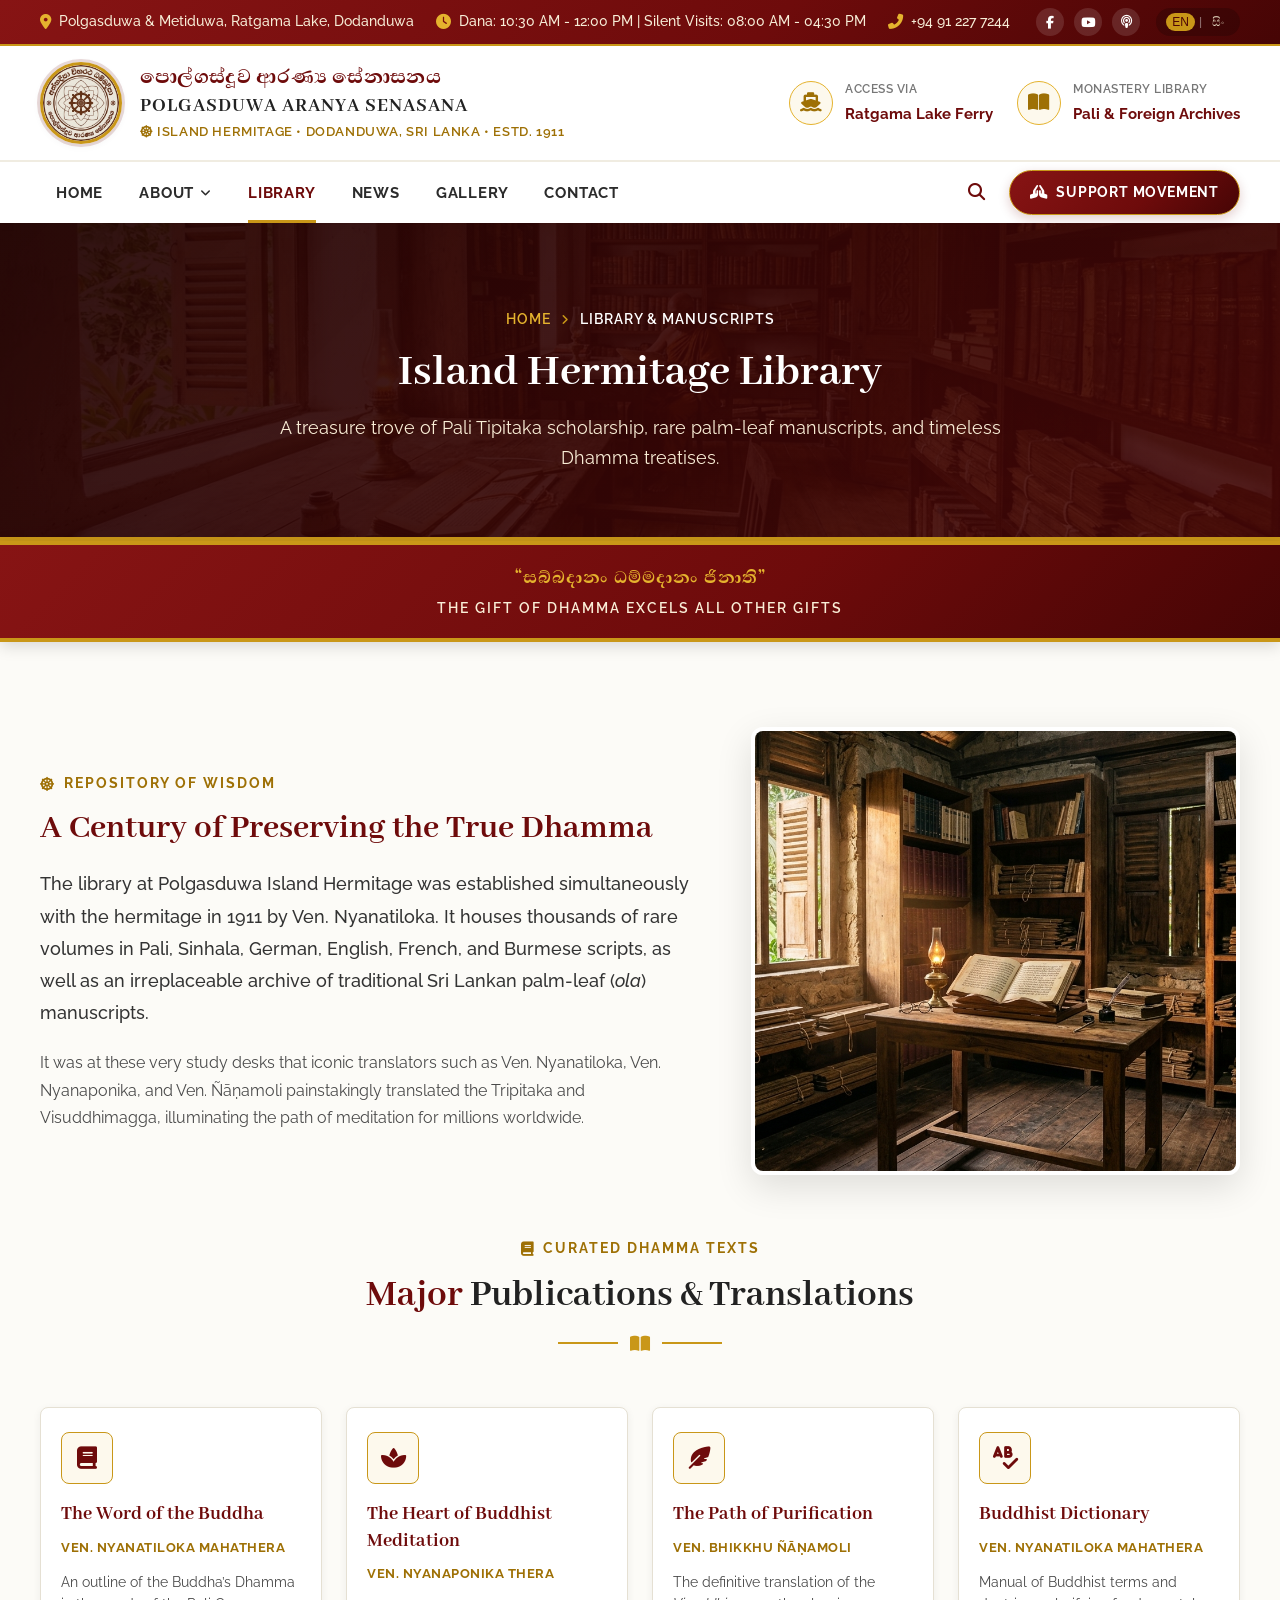
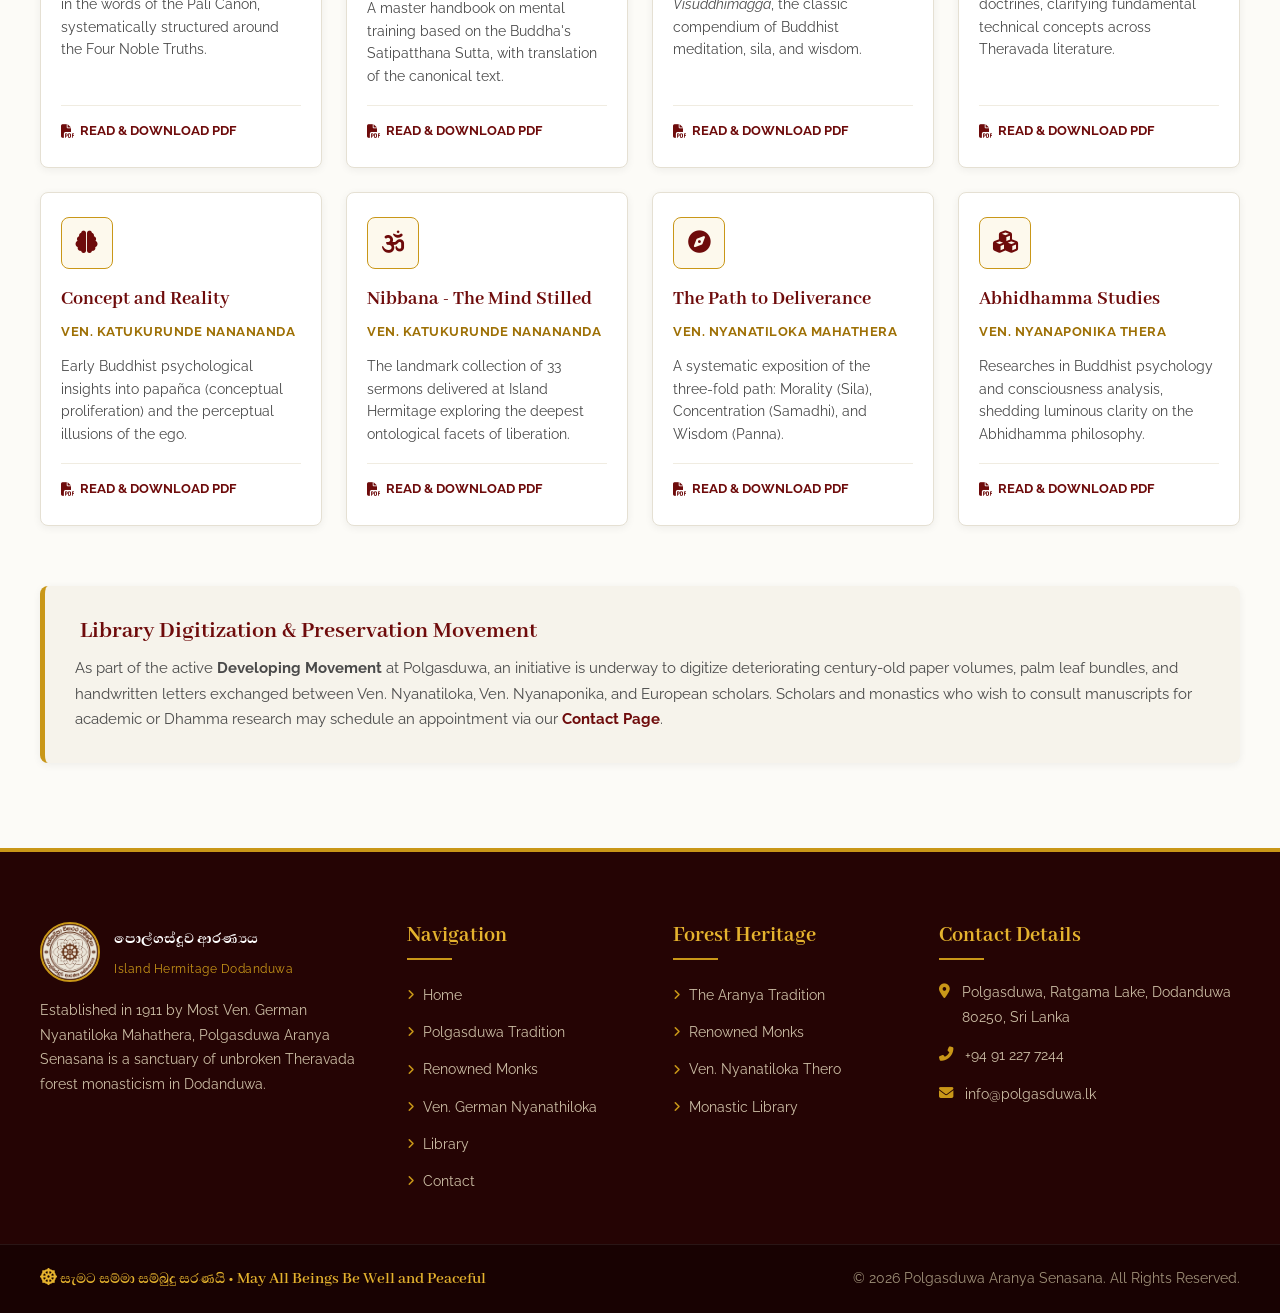
<file: library.html>
<!DOCTYPE html>
<html lang="en">
<head>
  <meta charset="UTF-8">
  <meta name="viewport" content="width=device-width, initial-scale=1.0">
  <title>Library & Manuscripts | Island Hermitage Polgasduwa</title>
  <meta name="description" content="Explore the historic Pali Tipitaka library, palm-leaf ola manuscripts, and canonical translations at Polgasduwa Aranya Senasana, Dodanduwa.">
  <link rel="icon" type="image/jpeg" href="images/logo.jpg">

  <link rel="preconnect" href="https://fonts.googleapis.com">
  <link rel="preconnect" href="https://fonts.gstatic.com" crossorigin>
  <link href="https://fonts.googleapis.com/css2?family=Abhaya+Libre:wght@400;500;600;700;800&family=Raleway:ital,wght@0,300;0,400;0,500;0,600;0,700;1,400&family=Open+Sans:wght@300;400;600;700&display=swap" rel="stylesheet">
  <link rel="stylesheet" href="https://cdnjs.cloudflare.com/ajax/libs/font-awesome/6.5.1/css/all.min.css">

  <link rel="stylesheet" href="css/style.css">
  <link rel="stylesheet" href="css/animations.css">
</head>
<body>

  <!-- Top Bar -->
  <div class="top-bar">
    <div class="container">
      <div class="top-bar-inner">
        <div class="top-bar-info">
          <div class="top-bar-item"><i class="fas fa-map-marker-alt"></i><span>Polgasduwa & Metiduwa, Ratgama Lake, Dodanduwa</span></div>
          <div class="top-bar-item"><i class="fas fa-clock"></i><span>Dana: 10:30 AM - 12:00 PM | Silent Visits: 08:00 AM - 04:30 PM</span></div>
          <div class="top-bar-item"><i class="fas fa-phone-alt"></i><a href="tel:+94912277244">+94 91 227 7244</a></div>
        </div>
        <div class="top-bar-actions">
          <div class="top-socials">
            <a href="#" class="top-social-link"><i class="fab fa-facebook-f"></i></a>
            <a href="#" class="top-social-link"><i class="fab fa-youtube"></i></a>
            <a href="#" class="top-social-link"><i class="fas fa-podcast"></i></a>
          </div>
          <div class="lang-switch">
            <button class="lang-btn active">EN</button><span style="color:rgba(255,255,255,0.4)">|</span><button class="lang-btn">සිං</button>
          </div>
        </div>
      </div>
    </div>
  </div>

  <!-- Header -->
  <header class="site-header">
    <div class="header-branding-row">
      <div class="container">
        <div class="header-branding-inner">
          <a href="index.html" class="brand-wrapper">
            <img src="images/logo.jpg" alt="Polgasduwa Emblem" class="brand-logo-img">
            <div class="brand-titles">
              <span class="brand-sinhala">පොල්ගස්දූව ආරණ්‍ය සේනාසනය</span>
              <span class="brand-english">Polgasduwa Aranya Senasana</span>
              <span class="brand-tagline"><i class="fas fa-dharmachakra"></i> Island Hermitage • Dodanduwa, Sri Lanka • Estd. 1911</span>
            </div>
          </a>
          <div class="header-meta-callout">
            <div class="meta-box"><div class="meta-box-icon"><i class="fas fa-ship"></i></div><div class="meta-box-text"><small>Access Via</small><strong>Ratgama Lake Ferry</strong></div></div>
            <div class="meta-box"><div class="meta-box-icon"><i class="fas fa-book-open"></i></div><div class="meta-box-text"><small>Monastery Library</small><strong>Pali & Foreign Archives</strong></div></div>
          </div>
          <button class="mobile-nav-toggle" aria-label="Toggle Navigation"><i class="fas fa-bars"></i></button>
        </div>
      </div>
    </div>

    <!-- Navigation -->
    <div class="nav-bar-row">
      <div class="container">
        <div class="nav-bar-inner">
          <nav class="main-navigation">
            <ul class="nav-menu">
              <li class="nav-item"><a href="index.html" class="nav-link">Home</a></li>
              <li class="nav-item has-dropdown">
                <a href="about-tradition.html" class="nav-link">About <i class="fas fa-angle-down"></i></a>
                <ul class="dropdown-menu">
                  <li class="dropdown-item"><a href="about-tradition.html" class="dropdown-link"><i class="fas fa-leaf"></i><span>Polgasduwa Tradition</span></a></li>
                  <li class="dropdown-item"><a href="about-monks.html" class="dropdown-link"><i class="fas fa-user-tie"></i><span>Renowned Monks</span></a></li>
                  <li class="dropdown-item"><a href="about-nyanathiloka.html" class="dropdown-link"><i class="fas fa-dharmachakra"></i><span>Most Ven. German Nyanathiloka Thero</span></a></li>
                </ul>
              </li>
              <li class="nav-item active"><a href="library.html" class="nav-link">Library</a></li>
              <li class="nav-item"><a href="news.html" class="nav-link">News</a></li>
              <li class="nav-item"><a href="gallery.html" class="nav-link">Gallery</a></li>
              <li class="nav-item"><a href="contact.html" class="nav-link">Contact</a></li>
            </ul>
          </nav>
          <div class="nav-right-actions">
            <button class="btn-search-trigger" title="Search"><i class="fas fa-search"></i></button>
            <a href="index.html#movement" class="btn-donate-nav"><i class="fas fa-hands-praying"></i> Support Movement</a>
          </div>
        </div>
      </div>
    </div>
  </header>

  <!-- Inner Hero Banner -->
  <section class="inner-hero-banner" style="background: linear-gradient(135deg, rgba(35, 4, 4, 0.94) 0%, rgba(70, 7, 7, 0.88) 100%), url('images/ancient_library.jpg') center/cover no-repeat;">
    <div class="container">
      <div class="breadcrumb-nav">
        <a href="index.html">Home</a>
        <i class="fas fa-angle-right" style="font-size:0.75rem; color:var(--accent-gold);"></i>
        <span style="color:#ffffff;">Library & Manuscripts</span>
      </div>
      <h1 class="inner-page-title">Island Hermitage Library</h1>
      <p class="inner-page-subtitle">A treasure trove of Pali Tipitaka scholarship, rare palm-leaf manuscripts, and timeless Dhamma treatises.</p>
    </div>
  </section>

  <!-- Sacred Stanza -->
  <section class="sacred-motto-ribbon" style="padding: 18px 0;">
    <div class="container">
      <div class="motto-inner">
        <div class="motto-pali" style="font-size:1.4rem;">“සබ්බදානං ධම්මදානං ජිනාති”</div>
        <div class="motto-sub" style="font-size:0.85rem;">THE GIFT OF DHAMMA EXCELS ALL OTHER GIFTS</div>
      </div>
    </div>
  </section>

  <!-- Library Overview -->
  <section class="section-padding">
    <div class="container">
      
      <div class="about-welcome-grid" style="align-items:center; margin-bottom: 60px;">
        <div>
          <span class="section-subtitle"><i class="fas fa-dharmachakra"></i> Repository of Wisdom</span>
          <h2 style="font-size:2.2rem; color:var(--primary-maroon); margin-bottom:18px;">A Century of Preserving the True Dhamma</h2>
          <p class="lead-paragraph">
            The library at Polgasduwa Island Hermitage was established simultaneously with the hermitage in 1911 by Ven. Nyanatiloka. It houses thousands of rare volumes in Pali, Sinhala, German, English, French, and Burmese scripts, as well as an irreplaceable archive of traditional Sri Lankan palm-leaf (<em>ola</em>) manuscripts.
          </p>
          <p>
            It was at these very study desks that iconic translators such as Ven. Nyanatiloka, Ven. Nyanaponika, and Ven. Ñāṇamoli painstakingly translated the Tripitaka and Visuddhimagga, illuminating the path of meditation for millions worldwide.
          </p>
        </div>
        <div>
          <div class="about-main-image">
            <img src="images/library.jpg" alt="Interior of Island Hermitage Library">
          </div>
        </div>
      </div>

      <!-- Book Catalog Grid -->
      <div class="section-header">
        <span class="section-subtitle"><i class="fas fa-book"></i> Curated Dhamma Texts</span>
        <h2 class="section-title">Major <span>Publications & Translations</span></h2>
        <div class="section-divider">
          <span class="section-divider-line"></span>
          <i class="fas fa-book-open section-divider-icon"></i>
          <span class="section-divider-line"></span>
        </div>
      </div>

      <div class="library-grid">
        
        <!-- Book 1 -->
        <div class="book-card">
          <div class="book-icon-badge"><i class="fas fa-book"></i></div>
          <h5>The Word of the Buddha</h5>
          <div class="book-author">Ven. Nyanatiloka Mahathera</div>
          <p>An outline of the Buddha’s Dhamma in the words of the Pali Canon, systematically structured around the Four Noble Truths.</p>
          <a href="#" class="book-download-btn"><i class="fas fa-file-pdf"></i> Read & Download PDF</a>
        </div>

        <!-- Book 2 -->
        <div class="book-card">
          <div class="book-icon-badge"><i class="fas fa-spa"></i></div>
          <h5>The Heart of Buddhist Meditation</h5>
          <div class="book-author">Ven. Nyanaponika Thera</div>
          <p>A master handbook on mental training based on the Buddha's Satipatthana Sutta, with translation of the canonical text.</p>
          <a href="#" class="book-download-btn"><i class="fas fa-file-pdf"></i> Read & Download PDF</a>
        </div>

        <!-- Book 3 -->
        <div class="book-card">
          <div class="book-icon-badge"><i class="fas fa-feather-pointed"></i></div>
          <h5>The Path of Purification</h5>
          <div class="book-author">Ven. Bhikkhu Ñāṇamoli</div>
          <p>The definitive translation of the <em>Visuddhimagga</em>, the classic compendium of Buddhist meditation, sila, and wisdom.</p>
          <a href="#" class="book-download-btn"><i class="fas fa-file-pdf"></i> Read & Download PDF</a>
        </div>

        <!-- Book 4 -->
        <div class="book-card">
          <div class="book-icon-badge"><i class="fas fa-spell-check"></i></div>
          <h5>Buddhist Dictionary</h5>
          <div class="book-author">Ven. Nyanatiloka Mahathera</div>
          <p>Manual of Buddhist terms and doctrines, clarifying fundamental technical concepts across Theravada literature.</p>
          <a href="#" class="book-download-btn"><i class="fas fa-file-pdf"></i> Read & Download PDF</a>
        </div>

        <!-- Book 5 -->
        <div class="book-card">
          <div class="book-icon-badge"><i class="fas fa-brain"></i></div>
          <h5>Concept and Reality</h5>
          <div class="book-author">Ven. Katukurunde Nanananda</div>
          <p>Early Buddhist psychological insights into papañca (conceptual proliferation) and the perceptual illusions of the ego.</p>
          <a href="#" class="book-download-btn"><i class="fas fa-file-pdf"></i> Read & Download PDF</a>
        </div>

        <!-- Book 6 -->
        <div class="book-card">
          <div class="book-icon-badge"><i class="fas fa-om"></i></div>
          <h5>Nibbana - The Mind Stilled</h5>
          <div class="book-author">Ven. Katukurunde Nanananda</div>
          <p>The landmark collection of 33 sermons delivered at Island Hermitage exploring the deepest ontological facets of liberation.</p>
          <a href="#" class="book-download-btn"><i class="fas fa-file-pdf"></i> Read & Download PDF</a>
        </div>

        <!-- Book 7 -->
        <div class="book-card">
          <div class="book-icon-badge"><i class="fas fa-compass"></i></div>
          <h5>The Path to Deliverance</h5>
          <div class="book-author">Ven. Nyanatiloka Mahathera</div>
          <p>A systematic exposition of the three-fold path: Morality (Sila), Concentration (Samadhi), and Wisdom (Panna).</p>
          <a href="#" class="book-download-btn"><i class="fas fa-file-pdf"></i> Read & Download PDF</a>
        </div>

        <!-- Book 8 -->
        <div class="book-card">
          <div class="book-icon-badge"><i class="fas fa-cubes"></i></div>
          <h5>Abhidhamma Studies</h5>
          <div class="book-author">Ven. Nyanaponika Thera</div>
          <p>Researches in Buddhist psychology and consciousness analysis, shedding luminous clarity on the Abhidhamma philosophy.</p>
          <a href="#" class="book-download-btn"><i class="fas fa-file-pdf"></i> Read & Download PDF</a>
        </div>

      </div>

      <!-- Digitization Note -->
      <div style="margin-top:60px; background:var(--bg-warm); border-left:5px solid var(--accent-gold); border-radius:8px; padding:30px; box-shadow:var(--shadow-sm);">
        <h3 style="color:var(--primary-maroon); font-size:1.5rem; margin-bottom:10px;"><i class="fas fa-book-sparkles" style="color:var(--accent-gold);"></i> Library Digitization & Preservation Movement</h3>
        <p style="font-size:0.95rem; color:var(--text-body); line-height:1.7; margin:0;">
          As part of the active <strong>Developing Movement</strong> at Polgasduwa, an initiative is underway to digitize deteriorating century-old paper volumes, palm leaf bundles, and handwritten letters exchanged between Ven. Nyanatiloka, Ven. Nyanaponika, and European scholars. Scholars and monastics who wish to consult manuscripts for academic or Dhamma research may schedule an appointment via our <a href="contact.html" style="font-weight:700; color:var(--primary-maroon);">Contact Page</a>.
        </p>
      </div>

    </div>
  </section>

  <!-- Footer -->
  <footer class="site-footer">
    <div class="footer-top">
      <div class="container">
        <div class="footer-grid">
          <div class="footer-col">
            <div class="footer-about-logo">
              <img src="images/logo.jpg" alt="Logo" class="footer-logo-img">
              <div class="footer-logo-text"><strong>පොල්ගස්දූව ආරණ්‍යය</strong><small>Island Hermitage Dodanduwa</small></div>
            </div>
            <p>Established in 1911 by Most Ven. German Nyanatiloka Mahathera, Polgasduwa Aranya Senasana is a sanctuary of unbroken Theravada forest monasticism in Dodanduwa.</p>
          </div>
          <div class="footer-col">
            <h5>Navigation</h5>
            <ul class="footer-links-list">
              <li><a href="index.html"><i class="fas fa-angle-right"></i> Home</a></li>
              <li><a href="about-tradition.html"><i class="fas fa-angle-right"></i> Polgasduwa Tradition</a></li>
              <li><a href="about-monks.html"><i class="fas fa-angle-right"></i> Renowned Monks</a></li>
              <li><a href="about-nyanathiloka.html"><i class="fas fa-angle-right"></i> Ven. German Nyanathiloka</a></li>
              <li><a href="library.html"><i class="fas fa-angle-right"></i> Library</a></li>
              <li><a href="contact.html"><i class="fas fa-angle-right"></i> Contact</a></li>
            </ul>
          </div>
          <div class="footer-col">
            <h5>Forest Heritage</h5>
            <ul class="footer-links-list">
              <li><a href="about-tradition.html"><i class="fas fa-angle-right"></i> The Aranya Tradition</a></li>
              <li><a href="about-monks.html"><i class="fas fa-angle-right"></i> Renowned Monks</a></li>
              <li><a href="about-nyanathiloka.html"><i class="fas fa-angle-right"></i> Ven. Nyanatiloka Thero</a></li>
              <li><a href="library.html"><i class="fas fa-angle-right"></i> Monastic Library</a></li>
            </ul>
          </div>
          <div class="footer-col">
            <h5>Contact Details</h5>
            <div class="footer-contact-item"><i class="fas fa-map-marker-alt"></i><span>Polgasduwa, Ratgama Lake, Dodanduwa 80250, Sri Lanka</span></div>
            <div class="footer-contact-item"><i class="fas fa-phone-alt"></i><a href="tel:+94912277244">+94 91 227 7244</a></div>
            <div class="footer-contact-item"><i class="fas fa-envelope"></i><a href="mailto:info@polgasduwa.lk">info@polgasduwa.lk</a></div>
          </div>
        </div>
      </div>
    </div>
    <div class="footer-bottom">
      <div class="container">
        <div class="footer-bottom-inner">
          <div class="footer-blessing"><i class="fas fa-dharmachakra"></i> සැමට සම්මා සම්බුදු සරණයි • May All Beings Be Well and Peaceful</div>
          <div>&copy; 2026 Polgasduwa Aranya Senasana. All Rights Reserved.</div>
        </div>
      </div>
    </div>
  </footer>

  <button class="back-to-top" aria-label="Back to top"><i class="fas fa-chevron-up"></i></button>
  <script src="js/script.js"></script>
</body>
</html>
</file>
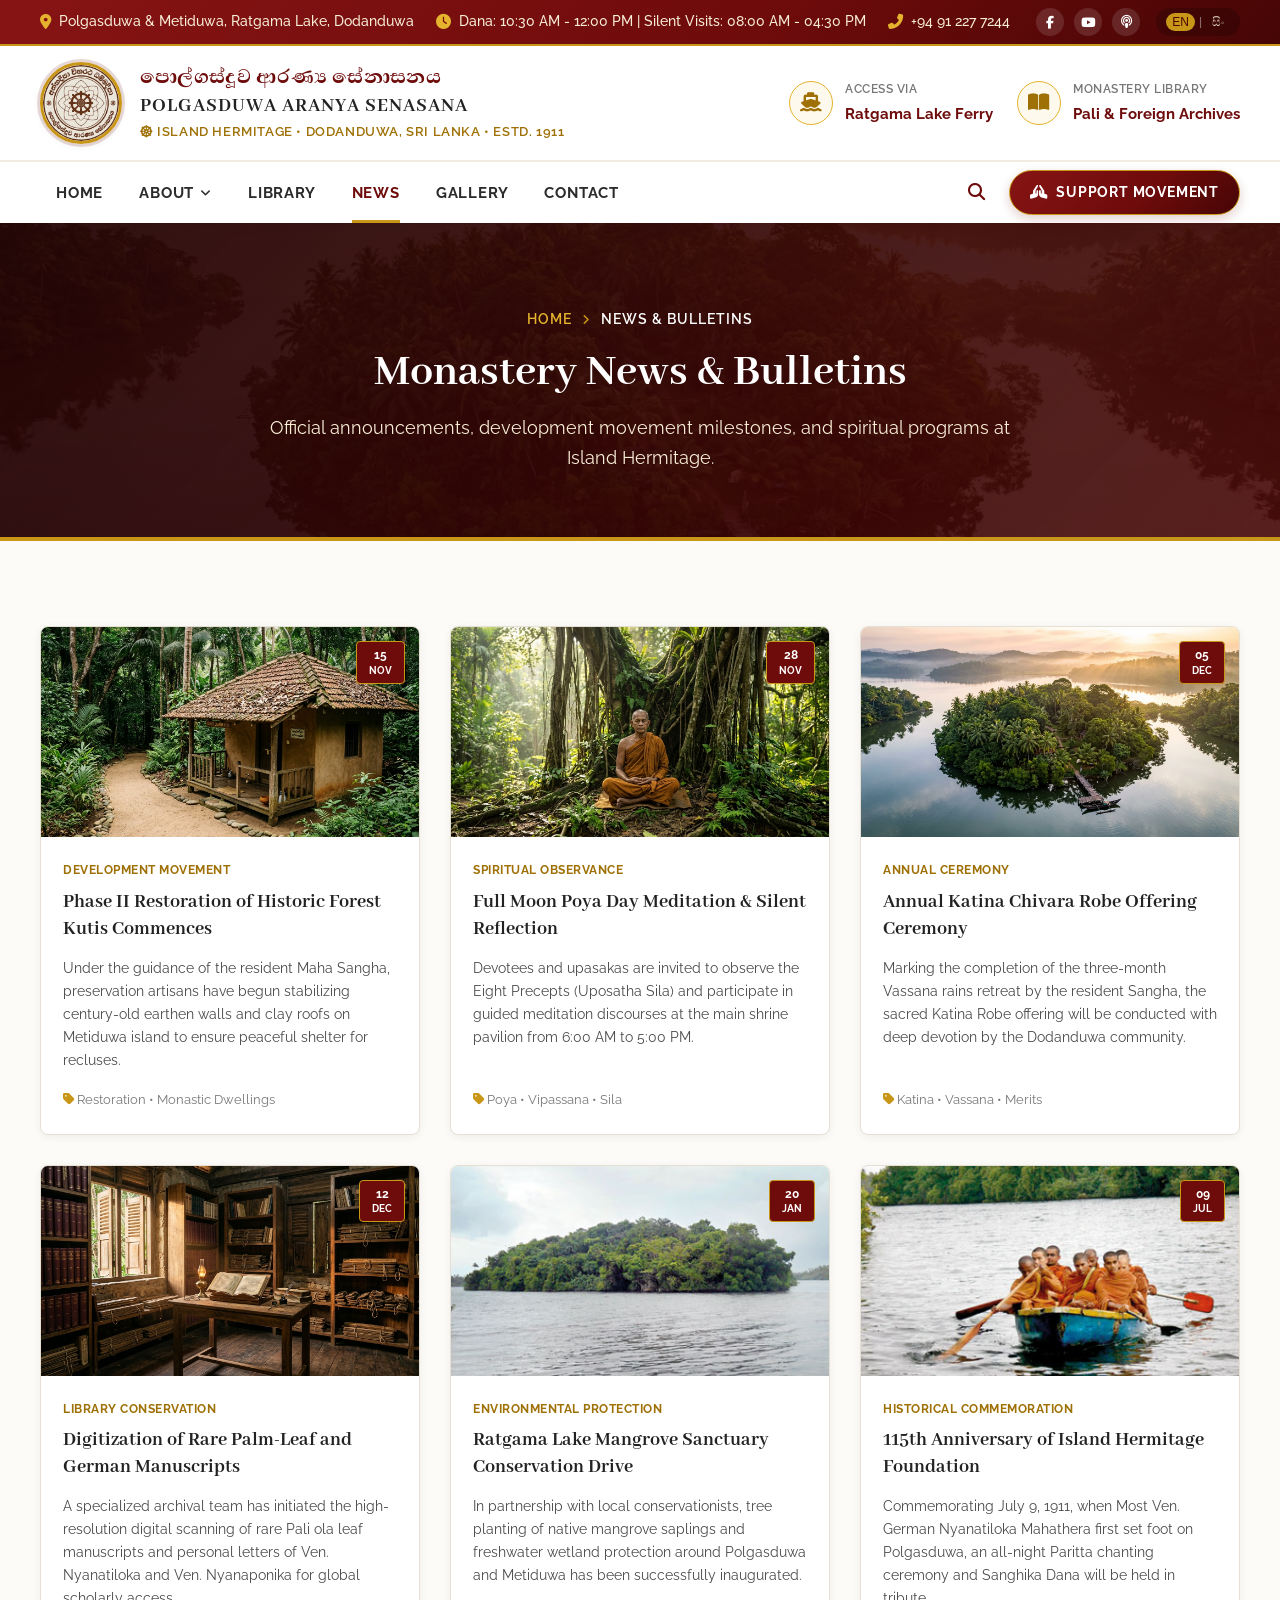
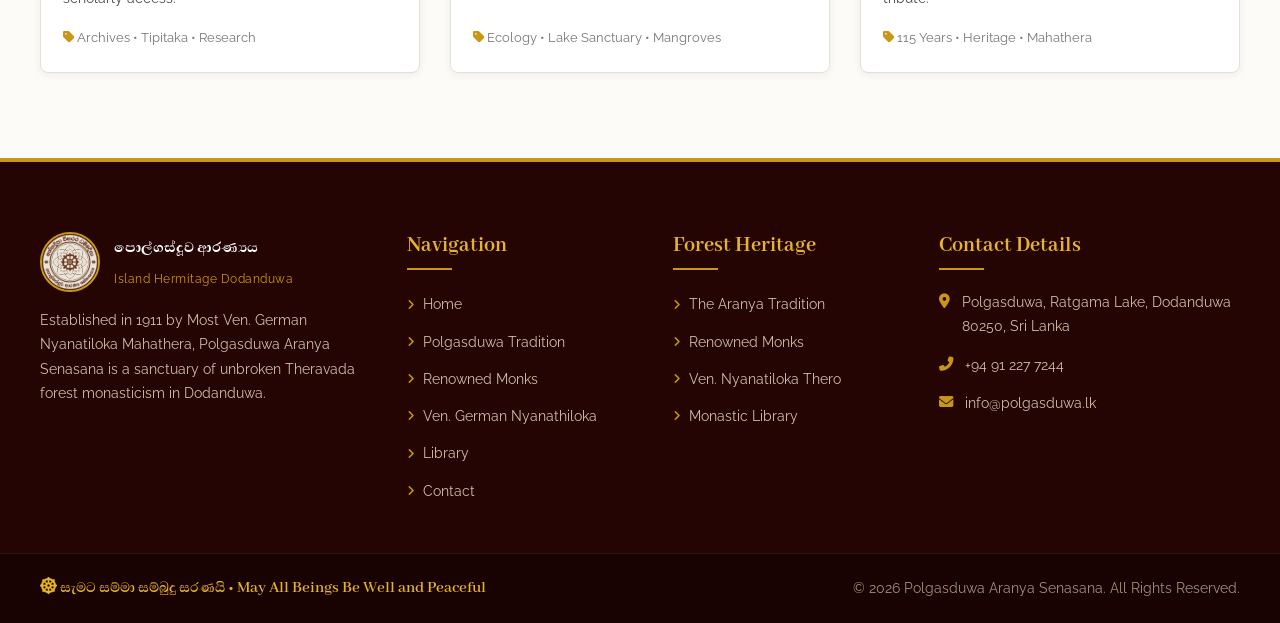
<file: news.html>
<!DOCTYPE html>
<html lang="en">
<head>
  <meta charset="UTF-8">
  <meta name="viewport" content="width=device-width, initial-scale=1.0">
  <title>News & Announcements | Island Hermitage Polgasduwa</title>
  <meta name="description" content="Stay updated on the latest news, developing movement milestones, Poya programs, and seasonal Katina ceremonies at Polgasduwa Aranya Senasana, Dodanduwa.">
  <link rel="icon" type="image/jpeg" href="images/logo.jpg">

  <link rel="preconnect" href="https://fonts.googleapis.com">
  <link rel="preconnect" href="https://fonts.gstatic.com" crossorigin>
  <link href="https://fonts.googleapis.com/css2?family=Abhaya+Libre:wght@400;500;600;700;800&family=Raleway:ital,wght@0,300;0,400;0,500;0,600;0,700;1,400&family=Open+Sans:wght@300;400;600;700&display=swap" rel="stylesheet">
  <link rel="stylesheet" href="https://cdnjs.cloudflare.com/ajax/libs/font-awesome/6.5.1/css/all.min.css">

  <link rel="stylesheet" href="css/style.css">
  <link rel="stylesheet" href="css/animations.css">
</head>
<body>

  <!-- Top Bar -->
  <div class="top-bar">
    <div class="container">
      <div class="top-bar-inner">
        <div class="top-bar-info">
          <div class="top-bar-item"><i class="fas fa-map-marker-alt"></i><span>Polgasduwa & Metiduwa, Ratgama Lake, Dodanduwa</span></div>
          <div class="top-bar-item"><i class="fas fa-clock"></i><span>Dana: 10:30 AM - 12:00 PM | Silent Visits: 08:00 AM - 04:30 PM</span></div>
          <div class="top-bar-item"><i class="fas fa-phone-alt"></i><a href="tel:+94912277244">+94 91 227 7244</a></div>
        </div>
        <div class="top-bar-actions">
          <div class="top-socials">
            <a href="#" class="top-social-link"><i class="fab fa-facebook-f"></i></a>
            <a href="#" class="top-social-link"><i class="fab fa-youtube"></i></a>
            <a href="#" class="top-social-link"><i class="fas fa-podcast"></i></a>
          </div>
          <div class="lang-switch">
            <button class="lang-btn active">EN</button><span style="color:rgba(255,255,255,0.4)">|</span><button class="lang-btn">සිං</button>
          </div>
        </div>
      </div>
    </div>
  </div>

  <!-- Header -->
  <header class="site-header">
    <div class="header-branding-row">
      <div class="container">
        <div class="header-branding-inner">
          <a href="index.html" class="brand-wrapper">
            <img src="images/logo.jpg" alt="Polgasduwa Emblem" class="brand-logo-img">
            <div class="brand-titles">
              <span class="brand-sinhala">පොල්ගස්දූව ආරණ්‍ය සේනාසනය</span>
              <span class="brand-english">Polgasduwa Aranya Senasana</span>
              <span class="brand-tagline"><i class="fas fa-dharmachakra"></i> Island Hermitage • Dodanduwa, Sri Lanka • Estd. 1911</span>
            </div>
          </a>
          <div class="header-meta-callout">
            <div class="meta-box"><div class="meta-box-icon"><i class="fas fa-ship"></i></div><div class="meta-box-text"><small>Access Via</small><strong>Ratgama Lake Ferry</strong></div></div>
            <div class="meta-box"><div class="meta-box-icon"><i class="fas fa-book-open"></i></div><div class="meta-box-text"><small>Monastery Library</small><strong>Pali & Foreign Archives</strong></div></div>
          </div>
          <button class="mobile-nav-toggle" aria-label="Toggle Navigation"><i class="fas fa-bars"></i></button>
        </div>
      </div>
    </div>

    <!-- Navigation -->
    <div class="nav-bar-row">
      <div class="container">
        <div class="nav-bar-inner">
          <nav class="main-navigation">
            <ul class="nav-menu">
              <li class="nav-item"><a href="index.html" class="nav-link">Home</a></li>
              <li class="nav-item has-dropdown">
                <a href="about-tradition.html" class="nav-link">About <i class="fas fa-angle-down"></i></a>
                <ul class="dropdown-menu">
                  <li class="dropdown-item"><a href="about-tradition.html" class="dropdown-link"><i class="fas fa-leaf"></i><span>Polgasduwa Tradition</span></a></li>
                  <li class="dropdown-item"><a href="about-monks.html" class="dropdown-link"><i class="fas fa-user-tie"></i><span>Renowned Monks</span></a></li>
                  <li class="dropdown-item"><a href="about-nyanathiloka.html" class="dropdown-link"><i class="fas fa-dharmachakra"></i><span>Most Ven. German Nyanathiloka Thero</span></a></li>
                </ul>
              </li>
              <li class="nav-item"><a href="library.html" class="nav-link">Library</a></li>
              <li class="nav-item active"><a href="news.html" class="nav-link">News</a></li>
              <li class="nav-item"><a href="gallery.html" class="nav-link">Gallery</a></li>
              <li class="nav-item"><a href="contact.html" class="nav-link">Contact</a></li>
            </ul>
          </nav>
          <div class="nav-right-actions">
            <button class="btn-search-trigger" title="Search"><i class="fas fa-search"></i></button>
            <a href="index.html#movement" class="btn-donate-nav"><i class="fas fa-hands-praying"></i> Support Movement</a>
          </div>
        </div>
      </div>
    </div>
  </header>

  <!-- Inner Hero Banner -->
  <section class="inner-hero-banner">
    <div class="container">
      <div class="breadcrumb-nav">
        <a href="index.html">Home</a>
        <i class="fas fa-angle-right" style="font-size:0.75rem; color:var(--accent-gold);"></i>
        <span style="color:#ffffff;">News & Bulletins</span>
      </div>
      <h1 class="inner-page-title">Monastery News & Bulletins</h1>
      <p class="inner-page-subtitle">Official announcements, development movement milestones, and spiritual programs at Island Hermitage.</p>
    </div>
  </section>

  <!-- Content -->
  <section class="section-padding">
    <div class="container">
      <div class="news-grid">
        
        <!-- News Item 1 -->
        <div class="news-card">
          <div class="news-img-wrap">
            <img src="images/historic_kuti.jpg" alt="Restoration of Kutis">
            <div class="news-date-badge">15<br><small>NOV</small></div>
          </div>
          <div class="news-body">
            <span class="news-category">Development Movement</span>
            <h4>Phase II Restoration of Historic Forest Kutis Commences</h4>
            <p>Under the guidance of the resident Maha Sangha, preservation artisans have begun stabilizing century-old earthen walls and clay roofs on Metiduwa island to ensure peaceful shelter for recluses.</p>
            <span style="color:var(--text-muted); font-size:0.82rem;"><i class="fas fa-tag" style="color:var(--accent-gold);"></i> Restoration • Monastic Dwellings</span>
          </div>
        </div>

        <!-- News Item 2 -->
        <div class="news-card">
          <div class="news-img-wrap">
            <img src="images/monk_meditation.jpg" alt="Poya Meditation">
            <div class="news-date-badge">28<br><small>NOV</small></div>
          </div>
          <div class="news-body">
            <span class="news-category">Spiritual Observance</span>
            <h4>Full Moon Poya Day Meditation & Silent Reflection</h4>
            <p>Devotees and upasakas are invited to observe the Eight Precepts (Uposatha Sila) and participate in guided meditation discourses at the main shrine pavilion from 6:00 AM to 5:00 PM.</p>
            <span style="color:var(--text-muted); font-size:0.82rem;"><i class="fas fa-tag" style="color:var(--accent-gold);"></i> Poya • Vipassana • Sila</span>
          </div>
        </div>

        <!-- News Item 3 -->
        <div class="news-card">
          <div class="news-img-wrap">
            <img src="images/island_aerial.jpg" alt="Katina Chivara Puja">
            <div class="news-date-badge">05<br><small>DEC</small></div>
          </div>
          <div class="news-body">
            <span class="news-category">Annual Ceremony</span>
            <h4>Annual Katina Chivara Robe Offering Ceremony</h4>
            <p>Marking the completion of the three-month Vassana rains retreat by the resident Sangha, the sacred Katina Robe offering will be conducted with deep devotion by the Dodanduwa community.</p>
            <span style="color:var(--text-muted); font-size:0.82rem;"><i class="fas fa-tag" style="color:var(--accent-gold);"></i> Katina • Vassana • Merits</span>
          </div>
        </div>

        <!-- News Item 4 -->
        <div class="news-card">
          <div class="news-img-wrap">
            <img src="images/library.jpg" alt="Manuscript Digitization">
            <div class="news-date-badge">12<br><small>DEC</small></div>
          </div>
          <div class="news-body">
            <span class="news-category">Library Conservation</span>
            <h4>Digitization of Rare Palm-Leaf and German Manuscripts</h4>
            <p>A specialized archival team has initiated the high-resolution digital scanning of rare Pali ola leaf manuscripts and personal letters of Ven. Nyanatiloka and Ven. Nyanaponika for global scholarly access.</p>
            <span style="color:var(--text-muted); font-size:0.82rem;"><i class="fas fa-tag" style="color:var(--accent-gold);"></i> Archives • Tipitaka • Research</span>
          </div>
        </div>

        <!-- News Item 5 -->
        <div class="news-card">
          <div class="news-img-wrap">
            <img src="images/slideshow_1.jpg" alt="Ratgama Lake Sanctuary Conservation">
            <div class="news-date-badge">20<br><small>JAN</small></div>
          </div>
          <div class="news-body">
            <span class="news-category">Environmental Protection</span>
            <h4>Ratgama Lake Mangrove Sanctuary Conservation Drive</h4>
            <p>In partnership with local conservationists, tree planting of native mangrove saplings and freshwater wetland protection around Polgasduwa and Metiduwa has been successfully inaugurated.</p>
            <span style="color:var(--text-muted); font-size:0.82rem;"><i class="fas fa-tag" style="color:var(--accent-gold);"></i> Ecology • Lake Sanctuary • Mangroves</span>
          </div>
        </div>

        <!-- News Item 6 -->
        <div class="news-card">
          <div class="news-img-wrap">
            <img src="images/slideshow_2.jpg" alt="115th Anniversary Memorial">
            <div class="news-date-badge">09<br><small>JUL</small></div>
          </div>
          <div class="news-body">
            <span class="news-category">Historical Commemoration</span>
            <h4>115th Anniversary of Island Hermitage Foundation</h4>
            <p>Commemorating July 9, 1911, when Most Ven. German Nyanatiloka Mahathera first set foot on Polgasduwa, an all-night Paritta chanting ceremony and Sanghika Dana will be held in tribute.</p>
            <span style="color:var(--text-muted); font-size:0.82rem;"><i class="fas fa-tag" style="color:var(--accent-gold);"></i> 115 Years • Heritage • Mahathera</span>
          </div>
        </div>

      </div>
    </div>
  </section>

  <!-- Footer -->
  <footer class="site-footer">
    <div class="footer-top">
      <div class="container">
        <div class="footer-grid">
          <div class="footer-col">
            <div class="footer-about-logo">
              <img src="images/logo.jpg" alt="Logo" class="footer-logo-img">
              <div class="footer-logo-text"><strong>පොල්ගස්දූව ආරණ්‍යය</strong><small>Island Hermitage Dodanduwa</small></div>
            </div>
            <p>Established in 1911 by Most Ven. German Nyanatiloka Mahathera, Polgasduwa Aranya Senasana is a sanctuary of unbroken Theravada forest monasticism in Dodanduwa.</p>
          </div>
          <div class="footer-col">
            <h5>Navigation</h5>
            <ul class="footer-links-list">
              <li><a href="index.html"><i class="fas fa-angle-right"></i> Home</a></li>
              <li><a href="about-tradition.html"><i class="fas fa-angle-right"></i> Polgasduwa Tradition</a></li>
              <li><a href="about-monks.html"><i class="fas fa-angle-right"></i> Renowned Monks</a></li>
              <li><a href="about-nyanathiloka.html"><i class="fas fa-angle-right"></i> Ven. German Nyanathiloka</a></li>
              <li><a href="library.html"><i class="fas fa-angle-right"></i> Library</a></li>
              <li><a href="contact.html"><i class="fas fa-angle-right"></i> Contact</a></li>
            </ul>
          </div>
          <div class="footer-col">
            <h5>Forest Heritage</h5>
            <ul class="footer-links-list">
              <li><a href="about-tradition.html"><i class="fas fa-angle-right"></i> The Aranya Tradition</a></li>
              <li><a href="about-monks.html"><i class="fas fa-angle-right"></i> Renowned Monks</a></li>
              <li><a href="about-nyanathiloka.html"><i class="fas fa-angle-right"></i> Ven. Nyanatiloka Thero</a></li>
              <li><a href="library.html"><i class="fas fa-angle-right"></i> Monastic Library</a></li>
            </ul>
          </div>
          <div class="footer-col">
            <h5>Contact Details</h5>
            <div class="footer-contact-item"><i class="fas fa-map-marker-alt"></i><span>Polgasduwa, Ratgama Lake, Dodanduwa 80250, Sri Lanka</span></div>
            <div class="footer-contact-item"><i class="fas fa-phone-alt"></i><a href="tel:+94912277244">+94 91 227 7244</a></div>
            <div class="footer-contact-item"><i class="fas fa-envelope"></i><a href="mailto:info@polgasduwa.lk">info@polgasduwa.lk</a></div>
          </div>
        </div>
      </div>
    </div>
    <div class="footer-bottom">
      <div class="container">
        <div class="footer-bottom-inner">
          <div class="footer-blessing"><i class="fas fa-dharmachakra"></i> සැමට සම්මා සම්බුදු සරණයි • May All Beings Be Well and Peaceful</div>
          <div>&copy; 2026 Polgasduwa Aranya Senasana. All Rights Reserved.</div>
        </div>
      </div>
    </div>
  </footer>

  <button class="back-to-top" aria-label="Back to top"><i class="fas fa-chevron-up"></i></button>
  <script src="js/script.js"></script>
</body>
</html>
</file>
<file: css/style.css>
/* ==========================================================================
   POLGASDUWA ARANYA SENASANA (ISLAND HERMITAGE)
   Inspired by Siri Vajirarama Temple Design & Buddhist Monastic Aesthetics
   ========================================================================== */

@import url('https://fonts.googleapis.com/css2?family=Abhaya+Libre:wght@400;500;600;700;800&family=Raleway:ital,wght@0,300;0,400;0,500;0,600;0,700;1,400&family=Open+Sans:wght@300;400;600;700&display=swap');

:root {
  --primary-maroon: #6e0b0b;
  --primary-maroon-dark: #4d0606;
  --primary-maroon-light: #8e1515;
  --primary-maroon-subtle: #fdf5f5;
  
  --accent-gold: #c99718;
  --accent-gold-light: #e5b32e;
  --accent-gold-dark: #9e7005;
  --accent-gold-subtle: #fdf9ed;
  
  --gold-gradient: linear-gradient(135deg, #f7d56e 0%, #c99718 50%, #9e7005 100%);
  --maroon-gradient: linear-gradient(135deg, #871414 0%, #6e0b0b 60%, #460505 100%);
  --dark-overlay: linear-gradient(to right, rgba(20, 2, 2, 0.88) 0%, rgba(20, 2, 2, 0.6) 60%, rgba(20, 2, 2, 0.3) 100%);
  
  --bg-ivory: #fcfbf7;
  --bg-warm: #f6f3eb;
  --bg-white: #ffffff;
  --border-color: #e5e0d3;
  --border-light: #f0ece1;
  
  --text-dark: #222222;
  --text-body: #4a4a4a;
  --text-muted: #777777;
  --text-light: #fcfbf7;
  
  --font-heading: 'Abhaya Libre', Georgia, serif;
  --font-body: 'Raleway', 'Open Sans', -apple-system, sans-serif;
  
  --shadow-sm: 0 2px 8px rgba(0,0,0,0.06);
  --shadow-md: 0 6px 20px rgba(0,0,0,0.08);
  --shadow-lg: 0 12px 36px rgba(0,0,0,0.12);
  --shadow-gold: 0 4px 18px rgba(201, 151, 24, 0.25);
  
  --transition: all 0.3s cubic-bezier(0.25, 0.8, 0.25, 1);
  --transition-slow: all 0.5s cubic-bezier(0.25, 0.8, 0.25, 1);
}

/* Base & Reset */
*, *::before, *::after {
  box-sizing: border-box;
  margin: 0;
  padding: 0;
}

html {
  scroll-behavior: smooth;
  font-size: 16px;
}

body {
  font-family: var(--font-body);
  color: var(--text-body);
  background-color: var(--bg-ivory);
  line-height: 1.7;
  overflow-x: hidden;
  -webkit-font-smoothing: antialiased;
}

img {
  max-width: 100%;
  height: auto;
  display: block;
}

a {
  color: var(--primary-maroon);
  text-decoration: none;
  transition: var(--transition);
}

a:hover {
  color: var(--accent-gold);
}

ul {
  list-style: none;
}

h1, h2, h3, h4, h5, h6 {
  font-family: var(--font-heading);
  color: var(--text-dark);
  font-weight: 700;
  line-height: 1.25;
}

.container {
  width: 100%;
  max-width: 1240px;
  margin: 0 auto;
  padding: 0 20px;
}

/* ==========================================================================
   TOP BAR (Vajirarama Style)
   ========================================================================== */
.top-bar {
  background: var(--maroon-gradient);
  color: #f5eedb;
  font-size: 0.85rem;
  border-bottom: 2px solid var(--accent-gold);
  position: relative;
  z-index: 1001;
}

.top-bar-inner {
  display: flex;
  justify-content: space-between;
  align-items: center;
  padding: 8px 0;
}

.top-bar-info {
  display: flex;
  align-items: center;
  gap: 22px;
  flex-wrap: wrap;
}

.top-bar-item {
  display: inline-flex;
  align-items: center;
  gap: 8px;
  color: #f7edd7;
  font-weight: 500;
}

.top-bar-item i {
  color: var(--accent-gold-light);
  font-size: 0.95rem;
}

.top-bar-item a {
  color: #f7edd7;
}

.top-bar-item a:hover {
  color: #ffffff;
}

.top-bar-actions {
  display: flex;
  align-items: center;
  gap: 16px;
}

.top-socials {
  display: flex;
  align-items: center;
  gap: 10px;
}

.top-social-link {
  display: inline-flex;
  align-items: center;
  justify-content: center;
  width: 28px;
  height: 28px;
  border-radius: 50%;
  background: rgba(255, 255, 255, 0.12);
  color: #fff;
  font-size: 0.8rem;
  transition: var(--transition);
}

.top-social-link:hover {
  background: var(--accent-gold);
  color: var(--primary-maroon-dark);
  transform: translateY(-2px);
}

.lang-switch {
  display: inline-flex;
  align-items: center;
  gap: 4px;
  background: rgba(0,0,0,0.2);
  padding: 3px 10px;
  border-radius: 14px;
  font-size: 0.78rem;
  font-weight: 600;
}

.lang-btn {
  background: none;
  border: none;
  color: #e5dac2;
  cursor: pointer;
  padding: 2px 6px;
  border-radius: 10px;
  font-size: 0.75rem;
  transition: var(--transition);
}

.lang-btn.active, .lang-btn:hover {
  background: var(--accent-gold);
  color: var(--primary-maroon-dark);
}

/* ==========================================================================
   MAIN HEADER & LOGO (Vajirarama Layout)
   ========================================================================== */
.site-header {
  background: var(--bg-white);
  box-shadow: var(--shadow-sm);
  position: relative;
  z-index: 1000;
  transition: var(--transition);
}

.header-branding-row {
  padding: 16px 0;
  border-bottom: 1px solid var(--border-light);
}

.header-branding-inner {
  display: flex;
  justify-content: space-between;
  align-items: center;
  gap: 20px;
}

.brand-wrapper {
  display: flex;
  align-items: center;
  gap: 18px;
}

.brand-logo-img {
  width: 82px;
  height: 82px;
  object-fit: cover;
  border-radius: 50%;
  border: 3px solid var(--accent-gold);
  box-shadow: 0 0 0 3px rgba(110, 11, 11, 0.15), var(--shadow-sm);
  transition: var(--transition);
}

.brand-logo-img:hover {
  transform: rotate(5deg) scale(1.03);
}

.brand-titles {
  display: flex;
  flex-direction: column;
}

.brand-sinhala {
  font-family: var(--font-heading);
  font-size: 1.55rem;
  font-weight: 700;
  color: var(--primary-maroon);
  line-height: 1.15;
  letter-spacing: 0.3px;
}

.brand-english {
  font-family: var(--font-heading);
  font-size: 1.25rem;
  font-weight: 700;
  color: var(--text-dark);
  text-transform: uppercase;
  letter-spacing: 1px;
  margin-top: 2px;
  line-height: 1.2;
}

.brand-tagline {
  font-size: 0.8rem;
  color: var(--accent-gold-dark);
  font-weight: 600;
  letter-spacing: 0.6px;
  text-transform: uppercase;
  margin-top: 3px;
}

.header-meta-callout {
  display: flex;
  align-items: center;
  gap: 24px;
}

.meta-box {
  display: flex;
  align-items: center;
  gap: 12px;
}

.meta-box-icon {
  width: 44px;
  height: 44px;
  border-radius: 50%;
  background: var(--accent-gold-subtle);
  border: 1px solid var(--accent-gold-light);
  display: flex;
  align-items: center;
  justify-content: center;
  color: var(--accent-gold-dark);
  font-size: 1.2rem;
}

.meta-box-text small {
  display: block;
  font-size: 0.75rem;
  text-transform: uppercase;
  color: var(--text-muted);
  font-weight: 600;
  letter-spacing: 0.5px;
}

.meta-box-text strong {
  font-size: 0.92rem;
  color: var(--primary-maroon);
  font-weight: 700;
}

/* ==========================================================================
   NAVIGATION BAR (Vajirarama Style)
   ========================================================================== */
.nav-bar-row {
  background: #ffffff;
  border-top: 1px solid var(--border-light);
  position: relative;
}

.sticky-active .nav-bar-row {
  position: fixed;
  top: 0;
  left: 0;
  right: 0;
  box-shadow: var(--shadow-md);
  border-top: none;
  border-bottom: 2px solid var(--accent-gold);
  animation: slideDownNav 0.35s ease forwards;
  z-index: 1002;
}

@keyframes slideDownNav {
  from { transform: translateY(-100%); }
  to { transform: translateY(0); }
}

.nav-bar-inner {
  display: flex;
  justify-content: space-between;
  align-items: center;
}

.main-navigation {
  display: flex;
  align-items: center;
}

.nav-menu {
  display: flex;
  align-items: center;
  gap: 4px;
}

.nav-item {
  position: relative;
}

.nav-link {
  display: inline-flex;
  align-items: center;
  gap: 6px;
  padding: 18px 16px;
  font-size: 0.92rem;
  font-weight: 700;
  text-transform: uppercase;
  letter-spacing: 0.8px;
  color: #2b2b2b;
  position: relative;
  transition: var(--transition);
}

.nav-link i.fa-angle-down {
  font-size: 0.75rem;
  transition: transform 0.25s ease;
}

.nav-link::after {
  content: '';
  position: absolute;
  bottom: 0;
  left: 16px;
  right: 16px;
  height: 3px;
  background: var(--accent-gold);
  transform: scaleX(0);
  transform-origin: center;
  transition: transform 0.25s ease;
}

.nav-item:hover > .nav-link,
.nav-item.active > .nav-link {
  color: var(--primary-maroon);
}

.nav-item:hover > .nav-link i.fa-angle-down {
  transform: rotate(180deg);
  color: var(--accent-gold);
}

.nav-item:hover > .nav-link::after,
.nav-item.active > .nav-link::after {
  transform: scaleX(1);
}

/* Dropdown Menu (Vajirarama Mega/Submenu Style) */
.dropdown-menu {
  position: absolute;
  top: 100%;
  left: 0;
  min-width: 290px;
  background: #ffffff;
  border-radius: 0 0 6px 6px;
  border-top: 3px solid var(--accent-gold);
  box-shadow: 0 10px 25px rgba(0,0,0,0.14);
  padding: 10px 0;
  opacity: 0;
  visibility: hidden;
  transform: translateY(12px);
  transition: var(--transition);
  z-index: 1005;
}

.nav-item:hover > .dropdown-menu {
  opacity: 1;
  visibility: visible;
  transform: translateY(0);
}

.dropdown-item {
  display: block;
}

.dropdown-link {
  display: flex;
  align-items: center;
  gap: 12px;
  padding: 12px 20px;
  font-size: 0.92rem;
  font-weight: 600;
  color: #333333;
  border-bottom: 1px solid #f5f4ef;
  transition: var(--transition);
}

.dropdown-link i {
  color: var(--accent-gold);
  font-size: 0.85rem;
  transition: transform 0.2s ease;
}

.dropdown-link:hover {
  background: var(--accent-gold-subtle);
  color: var(--primary-maroon);
  padding-left: 24px;
}

.dropdown-link:hover i {
  transform: translateX(4px);
}

.dropdown-item:last-child .dropdown-link {
  border-bottom: none;
}

/* Nav Actions (Button & Search) */
.nav-right-actions {
  display: flex;
  align-items: center;
  gap: 14px;
}

.btn-search-trigger {
  background: none;
  border: none;
  color: var(--primary-maroon);
  font-size: 1.05rem;
  width: 38px;
  height: 38px;
  border-radius: 50%;
  display: inline-flex;
  align-items: center;
  justify-content: center;
  cursor: pointer;
  transition: var(--transition);
}

.btn-search-trigger:hover {
  background: var(--accent-gold-subtle);
  color: var(--accent-gold-dark);
}

.btn-donate-nav {
  display: inline-flex;
  align-items: center;
  gap: 8px;
  background: var(--maroon-gradient);
  color: #ffffff !important;
  font-size: 0.86rem;
  font-weight: 700;
  text-transform: uppercase;
  letter-spacing: 0.8px;
  padding: 10px 20px;
  border-radius: 25px;
  border: 1px solid var(--accent-gold);
  box-shadow: 0 4px 12px rgba(110, 11, 11, 0.2);
  transition: var(--transition);
}

.btn-donate-nav:hover {
  background: var(--gold-gradient);
  color: var(--primary-maroon-dark) !important;
  transform: translateY(-2px);
  box-shadow: var(--shadow-gold);
}

/* Mobile Nav Toggle */
.mobile-nav-toggle {
  display: none;
  background: none;
  border: none;
  font-size: 1.5rem;
  color: var(--primary-maroon);
  cursor: pointer;
  padding: 8px;
}

/* ==========================================================================
   HERO SLIDER (Vajirarama Revolution Slider Replication)
   ========================================================================== */
.hero-slider-section {
  position: relative;
  width: 100%;
  height: 640px;
  max-height: 80vh;
  min-height: 520px;
  overflow: hidden;
  background: #111;
}

.slider-container {
  position: relative;
  width: 100%;
  height: 100%;
}

.slide {
  position: absolute;
  top: 0;
  left: 0;
  width: 100%;
  height: 100%;
  opacity: 0;
  visibility: hidden;
  transition: opacity 0.9s cubic-bezier(0.4, 0, 0.2, 1);
  display: flex;
  align-items: center;
}

.slide.active {
  opacity: 1;
  visibility: visible;
  z-index: 2;
}

.slide-bg-img {
  position: absolute;
  top: 0;
  left: 0;
  width: 100%;
  height: 100%;
  object-fit: cover;
  transform: scale(1.08);
  transition: transform 7s ease-out;
}

.slide.active .slide-bg-img {
  transform: scale(1);
}

.slide-overlay {
  position: absolute;
  top: 0;
  left: 0;
  width: 100%;
  height: 100%;
  background: linear-gradient(90deg, rgba(30, 4, 4, 0.88) 0%, rgba(30, 4, 4, 0.65) 45%, rgba(0, 0, 0, 0.3) 100%);
  z-index: 1;
}

.slide-content {
  position: relative;
  z-index: 3;
  max-width: 780px;
  color: #ffffff;
  padding-left: 20px;
}

.slide-badge {
  display: inline-flex;
  align-items: center;
  gap: 8px;
  background: rgba(201, 151, 24, 0.9);
  color: #2b0404;
  padding: 6px 16px;
  border-radius: 20px;
  font-size: 0.82rem;
  font-weight: 700;
  text-transform: uppercase;
  letter-spacing: 1px;
  margin-bottom: 18px;
  box-shadow: 0 4px 10px rgba(0,0,0,0.25);
  transform: translateY(20px);
  opacity: 0;
  transition: all 0.6s 0.2s ease;
}

.slide.active .slide-badge {
  transform: translateY(0);
  opacity: 1;
}

.slide-title {
  font-size: 3.2rem;
  font-weight: 700;
  color: #ffffff;
  line-height: 1.15;
  margin-bottom: 16px;
  text-shadow: 0 2px 10px rgba(0,0,0,0.5);
  transform: translateY(30px);
  opacity: 0;
  transition: all 0.7s 0.3s ease;
}

.slide-title span {
  color: var(--accent-gold-light);
}

.slide.active .slide-title {
  transform: translateY(0);
  opacity: 1;
}

.slide-description {
  font-size: 1.12rem;
  line-height: 1.7;
  color: #ede4d1;
  margin-bottom: 28px;
  max-width: 650px;
  font-weight: 400;
  transform: translateY(30px);
  opacity: 0;
  transition: all 0.7s 0.4s ease;
}

.slide.active .slide-description {
  transform: translateY(0);
  opacity: 1;
}

.slide-buttons {
  display: flex;
  align-items: center;
  gap: 16px;
  flex-wrap: wrap;
  transform: translateY(30px);
  opacity: 0;
  transition: all 0.7s 0.5s ease;
}

.slide.active .slide-buttons {
  transform: translateY(0);
  opacity: 1;
}

/* Slider Controls */
.slider-arrow {
  position: absolute;
  top: 50%;
  transform: translateY(-50%);
  width: 52px;
  height: 52px;
  border-radius: 50%;
  background: rgba(30, 4, 4, 0.65);
  border: 1px solid rgba(201, 151, 24, 0.4);
  color: #ffffff;
  font-size: 1.2rem;
  display: flex;
  align-items: center;
  justify-content: center;
  cursor: pointer;
  z-index: 10;
  transition: var(--transition);
  backdrop-filter: blur(4px);
}

.slider-arrow:hover {
  background: var(--accent-gold);
  color: var(--primary-maroon-dark);
  border-color: var(--accent-gold);
  transform: translateY(-50%) scale(1.1);
}

.slider-arrow.prev {
  left: 24px;
}

.slider-arrow.next {
  right: 24px;
}

.slider-dots {
  position: absolute;
  bottom: 26px;
  left: 50%;
  transform: translateX(-50%);
  display: flex;
  align-items: center;
  gap: 10px;
  z-index: 10;
}

.slider-dot {
  width: 14px;
  height: 14px;
  border-radius: 50%;
  background: rgba(255, 255, 255, 0.4);
  border: 2px solid transparent;
  cursor: pointer;
  transition: var(--transition);
}

.slider-dot.active {
  background: var(--accent-gold);
  border-color: #ffffff;
  transform: scale(1.25);
  box-shadow: 0 0 10px rgba(201, 151, 24, 0.8);
}

/* ==========================================================================
   SACRED BANNER / MOTTO RIBBON (Vajirarama "Kusalassa Upasampada" Style)
   ========================================================================== */
.sacred-motto-ribbon {
  background: var(--maroon-gradient);
  color: #ffffff;
  position: relative;
  padding: 30px 0;
  border-top: 4px solid var(--accent-gold);
  border-bottom: 4px solid var(--accent-gold);
  box-shadow: 0 4px 15px rgba(0,0,0,0.15);
  text-align: center;
}

.motto-inner {
  display: flex;
  flex-direction: column;
  align-items: center;
  justify-content: center;
}

.motto-dhammachakra {
  font-size: 2.2rem;
  color: var(--accent-gold);
  margin-bottom: 8px;
  filter: drop-shadow(0 2px 4px rgba(0,0,0,0.3));
}

.motto-pali {
  font-family: var(--font-heading);
  font-size: 1.85rem;
  font-weight: 700;
  color: var(--accent-gold-light);
  letter-spacing: 1px;
  line-height: 1.3;
}

.motto-sub {
  font-size: 1rem;
  letter-spacing: 2px;
  text-transform: uppercase;
  color: #faeed7;
  font-weight: 600;
  margin-top: 4px;
}

.motto-verse {
  font-size: 0.95rem;
  font-style: italic;
  color: #e5dac2;
  margin-top: 6px;
  max-width: 820px;
}

/* ==========================================================================
   SHARED SECTION HEADINGS (Vajirarama Motif)
   ========================================================================== */
.section-padding {
  padding: 85px 0;
}

.section-padding-sm {
  padding: 55px 0;
}

.section-header {
  text-align: center;
  max-width: 780px;
  margin: 0 auto 55px auto;
  position: relative;
}

.section-subtitle {
  display: inline-flex;
  align-items: center;
  gap: 8px;
  color: var(--accent-gold-dark);
  font-size: 0.88rem;
  font-weight: 700;
  text-transform: uppercase;
  letter-spacing: 2px;
  margin-bottom: 10px;
}

.section-title {
  font-size: 2.45rem;
  color: var(--primary-maroon);
  line-height: 1.25;
  margin-bottom: 15px;
}

.section-title span {
  color: var(--text-dark);
}

.section-divider {
  display: flex;
  align-items: center;
  justify-content: center;
  gap: 12px;
  margin: 15px auto 20px auto;
}

.section-divider-line {
  width: 60px;
  height: 2px;
  background: var(--accent-gold);
}

.section-divider-icon {
  color: var(--accent-gold);
  font-size: 1.1rem;
}

.section-desc {
  font-size: 1.05rem;
  color: var(--text-body);
  line-height: 1.7;
}

/* ==========================================================================
   BUTTONS
   ========================================================================== */
.btn {
  display: inline-flex;
  align-items: center;
  justify-content: center;
  gap: 10px;
  padding: 13px 28px;
  font-size: 0.92rem;
  font-weight: 700;
  text-transform: uppercase;
  letter-spacing: 0.8px;
  border-radius: 4px;
  cursor: pointer;
  transition: var(--transition);
  border: 2px solid transparent;
}

.btn-primary {
  background: var(--maroon-gradient);
  color: #ffffff;
  border-color: var(--primary-maroon-dark);
  box-shadow: 0 4px 14px rgba(110, 11, 11, 0.25);
}

.btn-primary:hover {
  background: var(--primary-maroon-dark);
  color: var(--accent-gold-light);
  transform: translateY(-2px);
  box-shadow: 0 6px 20px rgba(110, 11, 11, 0.35);
}

.btn-gold {
  background: var(--gold-gradient);
  color: var(--primary-maroon-dark);
  border-color: var(--accent-gold);
  box-shadow: var(--shadow-gold);
}

.btn-gold:hover {
  background: var(--accent-gold-dark);
  color: #ffffff;
  transform: translateY(-2px);
}

.btn-outline-light {
  background: transparent;
  color: #ffffff;
  border-color: rgba(255, 255, 255, 0.6);
}

.btn-outline-light:hover {
  background: #ffffff;
  color: var(--primary-maroon);
  border-color: #ffffff;
}

.btn-outline-maroon {
  background: transparent;
  color: var(--primary-maroon);
  border-color: var(--primary-maroon);
}

.btn-outline-maroon:hover {
  background: var(--primary-maroon);
  color: #ffffff;
}

/* ==========================================================================
   ABOUT SUMMARY SECTION (2-Column Vajirarama Layout)
   ========================================================================== */
.about-welcome-grid {
  display: grid;
  grid-template-columns: 1.15fr 0.85fr;
  gap: 50px;
  align-items: center;
}

.about-text-content h3 {
  font-size: 2rem;
  color: var(--primary-maroon);
  margin-bottom: 18px;
  line-height: 1.3;
}

.lead-paragraph {
  font-size: 1.15rem;
  font-weight: 500;
  color: #333333;
  margin-bottom: 20px;
  line-height: 1.75;
}

.about-features-list {
  margin: 25px 0 35px 0;
  display: grid;
  grid-template-columns: 1fr 1fr;
  gap: 16px;
}

.feature-item {
  display: flex;
  align-items: flex-start;
  gap: 12px;
}

.feature-icon-bullet {
  width: 28px;
  height: 28px;
  border-radius: 50%;
  background: var(--accent-gold-subtle);
  border: 1px solid var(--accent-gold);
  color: var(--primary-maroon);
  display: flex;
  align-items: center;
  justify-content: center;
  font-size: 0.8rem;
  flex-shrink: 0;
  margin-top: 3px;
}

.feature-item-text strong {
  display: block;
  font-size: 0.95rem;
  color: var(--text-dark);
}

.feature-item-text span {
  font-size: 0.85rem;
  color: var(--text-muted);
}

.about-media-card {
  position: relative;
}

.about-main-image {
  border-radius: 12px;
  box-shadow: var(--shadow-lg);
  border: 4px solid #ffffff;
  overflow: hidden;
}

.about-main-image img {
  width: 100%;
  height: 440px;
  object-fit: cover;
  transition: transform 0.6s ease;
}

.about-main-image:hover img {
  transform: scale(1.04);
}

.experience-badge {
  position: absolute;
  bottom: -24px;
  left: -24px;
  background: var(--maroon-gradient);
  color: #ffffff;
  padding: 24px 28px;
  border-radius: 12px;
  border: 3px solid var(--accent-gold);
  box-shadow: var(--shadow-lg);
  display: flex;
  align-items: center;
  gap: 16px;
}

.experience-badge .years {
  font-size: 2.8rem;
  font-weight: 800;
  line-height: 1;
  color: var(--accent-gold-light);
  font-family: var(--font-heading);
}

.experience-badge .text {
  font-size: 0.85rem;
  line-height: 1.35;
  text-transform: uppercase;
  font-weight: 600;
  letter-spacing: 0.6px;
}

/* ==========================================================================
   THE 3 ABOUT PILLARS (Tradition, Monks, German Nyanathiloka)
   ========================================================================== */
.pillars-section {
  background: var(--bg-warm);
  position: relative;
}

.pillars-grid {
  display: grid;
  grid-template-columns: repeat(3, 1fr);
  gap: 30px;
}

.pillar-card {
  background: #ffffff;
  border-radius: 10px;
  overflow: hidden;
  box-shadow: var(--shadow-sm);
  border: 1px solid var(--border-color);
  transition: var(--transition);
  display: flex;
  flex-direction: column;
}

.pillar-card:hover {
  transform: translateY(-8px);
  box-shadow: var(--shadow-lg);
  border-color: var(--accent-gold);
}

.pillar-img-wrap {
  position: relative;
  height: 240px;
  overflow: hidden;
}

.pillar-img-wrap img {
  width: 100%;
  height: 100%;
  object-fit: cover;
  object-position: top center;
  transition: transform 0.6s ease;
}

.pillar-card:hover .pillar-img-wrap img {
  transform: scale(1.08);
}

.pillar-tag {
  position: absolute;
  top: 16px;
  left: 16px;
  background: var(--primary-maroon);
  color: #ffffff;
  font-size: 0.75rem;
  font-weight: 700;
  text-transform: uppercase;
  letter-spacing: 1px;
  padding: 5px 12px;
  border-radius: 4px;
  border: 1px solid var(--accent-gold);
}

.pillar-body {
  padding: 28px 24px;
  flex: 1;
  display: flex;
  flex-direction: column;
}

.pillar-body h4 {
  font-size: 1.45rem;
  color: var(--primary-maroon);
  margin-bottom: 12px;
  line-height: 1.3;
}

.pillar-body p {
  font-size: 0.95rem;
  color: var(--text-body);
  margin-bottom: 20px;
  line-height: 1.65;
  flex: 1;
}

.pillar-btn {
  display: inline-flex;
  align-items: center;
  gap: 8px;
  font-weight: 700;
  color: var(--primary-maroon);
  font-size: 0.88rem;
  text-transform: uppercase;
  letter-spacing: 0.5px;
  margin-top: auto;
}

.pillar-btn i {
  color: var(--accent-gold);
  transition: transform 0.2s ease;
}

.pillar-btn:hover i {
  transform: translateX(5px);
}

/* ==========================================================================
   DEVELOPMENT MOVEMENT SECTION (Prompt special instruction)
   "consider this movement is developing movement so add slide show and other images as well"
   ========================================================================== */
.dev-movement-section {
  background: linear-gradient(rgba(45, 6, 6, 0.92), rgba(45, 6, 6, 0.95)), url('../images/slideshow_1.jpg') center/cover fixed;
  color: #ffffff;
  position: relative;
}

.dev-movement-inner {
  display: grid;
  grid-template-columns: 1fr 1fr;
  gap: 50px;
  align-items: center;
}

.dev-movement-text .section-subtitle {
  color: var(--accent-gold-light);
}

.dev-movement-text h3 {
  font-size: 2.4rem;
  color: #ffffff;
  margin-bottom: 20px;
  line-height: 1.25;
}

.dev-movement-text h3 span {
  color: var(--accent-gold-light);
}

.dev-movement-text p {
  font-size: 1.05rem;
  color: #ede4d1;
  line-height: 1.75;
  margin-bottom: 24px;
}

.dev-stats-grid {
  display: grid;
  grid-template-columns: repeat(2, 1fr);
  gap: 20px;
  margin: 30px 0;
}

.stat-box {
  background: rgba(255, 255, 255, 0.08);
  border: 1px solid rgba(201, 151, 24, 0.35);
  border-radius: 8px;
  padding: 20px;
  backdrop-filter: blur(5px);
  transition: var(--transition);
}

.stat-box:hover {
  border-color: var(--accent-gold);
  background: rgba(255, 255, 255, 0.12);
  transform: translateY(-4px);
}

.stat-num {
  font-family: var(--font-heading);
  font-size: 2.2rem;
  font-weight: 700;
  color: var(--accent-gold-light);
  line-height: 1;
  margin-bottom: 6px;
}

.stat-label {
  font-size: 0.85rem;
  color: #faeed7;
  text-transform: uppercase;
  letter-spacing: 0.6px;
  font-weight: 600;
}

.dev-movement-cards {
  display: flex;
  flex-direction: column;
  gap: 18px;
}

.dev-step-card {
  display: flex;
  align-items: flex-start;
  gap: 18px;
  background: rgba(255, 255, 255, 0.06);
  border: 1px solid rgba(255, 255, 255, 0.12);
  border-left: 4px solid var(--accent-gold);
  border-radius: 6px;
  padding: 18px 22px;
  transition: var(--transition);
}

.dev-step-card:hover {
  background: rgba(255, 255, 255, 0.12);
  transform: translateX(6px);
}

.dev-step-icon {
  width: 44px;
  height: 44px;
  border-radius: 50%;
  background: var(--accent-gold);
  color: var(--primary-maroon-dark);
  display: flex;
  align-items: center;
  justify-content: center;
  font-size: 1.1rem;
  flex-shrink: 0;
}

.dev-step-content h5 {
  font-size: 1.15rem;
  color: #ffffff;
  margin-bottom: 5px;
}

.dev-step-content p {
  font-size: 0.88rem;
  color: #e5dac2;
  line-height: 1.5;
  margin-bottom: 0;
}

/* ==========================================================================
   LIBRARY SECTION (Vajirarama "Library / Services" Style)
   ========================================================================== */
.library-section {
  background: var(--bg-ivory);
}

.library-grid {
  display: grid;
  grid-template-columns: repeat(4, 1fr);
  gap: 24px;
}

.book-card {
  background: #ffffff;
  border-radius: 8px;
  border: 1px solid var(--border-color);
  padding: 24px 20px;
  box-shadow: var(--shadow-sm);
  display: flex;
  flex-direction: column;
  transition: var(--transition);
  position: relative;
}

.book-card:hover {
  transform: translateY(-6px);
  box-shadow: var(--shadow-md);
  border-color: var(--accent-gold);
}

.book-icon-badge {
  width: 52px;
  height: 52px;
  border-radius: 8px;
  background: var(--accent-gold-subtle);
  border: 1px solid var(--accent-gold);
  color: var(--primary-maroon);
  display: flex;
  align-items: center;
  justify-content: center;
  font-size: 1.4rem;
  margin-bottom: 18px;
}

.book-card h5 {
  font-size: 1.22rem;
  color: var(--primary-maroon);
  margin-bottom: 8px;
  line-height: 1.35;
}

.book-author {
  font-size: 0.82rem;
  color: var(--accent-gold-dark);
  font-weight: 700;
  text-transform: uppercase;
  letter-spacing: 0.5px;
  margin-bottom: 12px;
}

.book-card p {
  font-size: 0.88rem;
  color: var(--text-body);
  line-height: 1.6;
  margin-bottom: 18px;
  flex: 1;
}

.book-download-btn {
  display: inline-flex;
  align-items: center;
  gap: 6px;
  font-size: 0.82rem;
  font-weight: 700;
  text-transform: uppercase;
  color: var(--primary-maroon);
  border-top: 1px solid var(--border-light);
  padding-top: 14px;
}

.book-download-btn:hover {
  color: var(--accent-gold-dark);
}

/* ==========================================================================
   NEWS & ANNOUNCEMENTS (Vajirarama Style)
   ========================================================================== */
.news-section {
  background: var(--bg-warm);
}

.news-grid {
  display: grid;
  grid-template-columns: repeat(3, 1fr);
  gap: 30px;
}

.news-card {
  background: #ffffff;
  border-radius: 8px;
  overflow: hidden;
  box-shadow: var(--shadow-sm);
  border: 1px solid var(--border-color);
  transition: var(--transition);
  display: flex;
  flex-direction: column;
}

.news-card:hover {
  transform: translateY(-6px);
  box-shadow: var(--shadow-md);
  border-color: var(--accent-gold);
}

.news-img-wrap {
  position: relative;
  height: 210px;
  overflow: hidden;
}

.news-img-wrap img {
  width: 100%;
  height: 100%;
  object-fit: cover;
  transition: transform 0.5s ease;
}

.news-card:hover .news-img-wrap img {
  transform: scale(1.06);
}

.news-date-badge {
  position: absolute;
  top: 14px;
  right: 14px;
  background: var(--primary-maroon);
  color: #ffffff;
  padding: 6px 12px;
  border-radius: 4px;
  text-align: center;
  font-size: 0.75rem;
  font-weight: 700;
  border: 1px solid var(--accent-gold);
  line-height: 1.2;
}

.news-body {
  padding: 22px;
  flex: 1;
  display: flex;
  flex-direction: column;
}

.news-category {
  font-size: 0.78rem;
  font-weight: 700;
  color: var(--accent-gold-dark);
  text-transform: uppercase;
  letter-spacing: 0.5px;
  margin-bottom: 8px;
}

.news-body h4 {
  font-size: 1.28rem;
  color: var(--text-dark);
  line-height: 1.35;
  margin-bottom: 12px;
}

.news-body h4:hover {
  color: var(--primary-maroon);
}

.news-body p {
  font-size: 0.9rem;
  color: var(--text-body);
  line-height: 1.6;
  margin-bottom: 18px;
  flex: 1;
}

.news-read-more {
  display: inline-flex;
  align-items: center;
  gap: 6px;
  font-size: 0.85rem;
  font-weight: 700;
  color: var(--primary-maroon);
  text-transform: uppercase;
}

.news-read-more:hover {
  color: var(--accent-gold);
}

/* ==========================================================================
   PHOTO GALLERY SECTION (Vajirarama Style with Lightbox)
   ========================================================================== */
.gallery-section {
  background: var(--bg-ivory);
}

.gallery-filter-tabs {
  display: flex;
  align-items: center;
  justify-content: center;
  gap: 10px;
  flex-wrap: wrap;
  margin-bottom: 40px;
}

.gallery-filter-btn {
  background: #ffffff;
  border: 1px solid var(--border-color);
  color: var(--text-dark);
  font-size: 0.85rem;
  font-weight: 600;
  text-transform: uppercase;
  letter-spacing: 0.5px;
  padding: 8px 20px;
  border-radius: 20px;
  cursor: pointer;
  transition: var(--transition);
}

.gallery-filter-btn:hover,
.gallery-filter-btn.active {
  background: var(--maroon-gradient);
  color: #ffffff;
  border-color: var(--primary-maroon);
  box-shadow: 0 4px 12px rgba(110, 11, 11, 0.2);
}

.gallery-grid {
  display: grid;
  grid-template-columns: repeat(4, 1fr);
  gap: 20px;
}

.gallery-item {
  position: relative;
  border-radius: 8px;
  overflow: hidden;
  height: 250px;
  box-shadow: var(--shadow-sm);
  cursor: pointer;
}

.gallery-item img {
  width: 100%;
  height: 100%;
  object-fit: cover;
  object-position: top center;
  transition: transform 0.6s cubic-bezier(0.25, 0.8, 0.25, 1);
}

.gallery-overlay {
  position: absolute;
  top: 0;
  left: 0;
  width: 100%;
  height: 100%;
  background: rgba(70, 7, 7, 0.75);
  display: flex;
  flex-direction: column;
  align-items: center;
  justify-content: center;
  padding: 20px;
  text-align: center;
  color: #ffffff;
  opacity: 0;
  transition: var(--transition);
}

.gallery-item:hover img {
  transform: scale(1.1);
}

.gallery-item:hover .gallery-overlay {
  opacity: 1;
}

.gallery-zoom-icon {
  width: 44px;
  height: 44px;
  border-radius: 50%;
  background: var(--accent-gold);
  color: var(--primary-maroon-dark);
  display: flex;
  align-items: center;
  justify-content: center;
  font-size: 1.1rem;
  margin-bottom: 10px;
  transform: translateY(15px);
  transition: transform 0.3s ease;
}

.gallery-item:hover .gallery-zoom-icon {
  transform: translateY(0);
}

.gallery-overlay h5 {
  font-size: 1.15rem;
  color: #ffffff;
  margin-bottom: 4px;
}

.gallery-overlay span {
  font-size: 0.8rem;
  color: var(--accent-gold-light);
  text-transform: uppercase;
  letter-spacing: 0.5px;
}

/* Lightbox Modal */
.lightbox-modal {
  position: fixed;
  top: 0;
  left: 0;
  width: 100%;
  height: 100%;
  background: rgba(0, 0, 0, 0.92);
  z-index: 2000;
  display: none;
  align-items: center;
  justify-content: center;
  padding: 30px;
}

.lightbox-modal.active {
  display: flex;
}

.lightbox-content {
  max-width: 900px;
  max-height: 85vh;
  position: relative;
  text-align: center;
}

.lightbox-img {
  max-width: 100%;
  max-height: 75vh;
  border-radius: 6px;
  box-shadow: 0 10px 40px rgba(0,0,0,0.5);
  border: 2px solid var(--accent-gold);
}

.lightbox-caption {
  color: #ffffff;
  font-size: 1.1rem;
  margin-top: 14px;
  font-family: var(--font-heading);
}

.lightbox-close {
  position: absolute;
  top: -45px;
  right: 0;
  background: none;
  border: none;
  color: #ffffff;
  font-size: 2rem;
  cursor: pointer;
  transition: var(--transition);
}

.lightbox-close:hover {
  color: var(--accent-gold);
}

/* ==========================================================================
   CONTACT & VISITING SECTION
   ========================================================================== */
.contact-section {
  background: var(--bg-warm);
}

.contact-grid {
  display: grid;
  grid-template-columns: 1fr 1fr;
  gap: 40px;
}

.visiting-guide-card {
  background: #ffffff;
  border-radius: 10px;
  padding: 35px;
  border: 1px solid var(--border-color);
  box-shadow: var(--shadow-sm);
}

.visiting-guide-card h4 {
  font-size: 1.7rem;
  color: var(--primary-maroon);
  margin-bottom: 18px;
}

.visiting-notice-box {
  background: var(--primary-maroon-subtle);
  border-left: 4px solid var(--primary-maroon);
  padding: 16px;
  border-radius: 4px;
  margin-bottom: 24px;
}

.visiting-notice-box strong {
  display: block;
  color: var(--primary-maroon);
  font-size: 0.95rem;
  margin-bottom: 4px;
}

.visiting-notice-box p {
  font-size: 0.88rem;
  color: var(--text-body);
  line-height: 1.5;
  margin: 0;
}

.guide-detail-list {
  display: flex;
  flex-direction: column;
  gap: 16px;
  margin-bottom: 28px;
}

.guide-detail-item {
  display: flex;
  align-items: flex-start;
  gap: 14px;
}

.guide-detail-icon {
  width: 36px;
  height: 36px;
  border-radius: 50%;
  background: var(--accent-gold-subtle);
  border: 1px solid var(--accent-gold);
  color: var(--accent-gold-dark);
  display: flex;
  align-items: center;
  justify-content: center;
  font-size: 0.95rem;
  flex-shrink: 0;
}

.guide-detail-text strong {
  display: block;
  font-size: 0.95rem;
  color: var(--text-dark);
}

.guide-detail-text p {
  font-size: 0.88rem;
  color: var(--text-muted);
  line-height: 1.5;
  margin: 0;
}

.contact-form-card {
  background: #ffffff;
  border-radius: 10px;
  padding: 35px;
  border: 1px solid var(--border-color);
  box-shadow: var(--shadow-sm);
}

.contact-form-card h4 {
  font-size: 1.7rem;
  color: var(--primary-maroon);
  margin-bottom: 8px;
}

.contact-form-card p {
  font-size: 0.92rem;
  color: var(--text-muted);
  margin-bottom: 22px;
}

.form-group {
  margin-bottom: 18px;
}

.form-label {
  display: block;
  font-size: 0.85rem;
  font-weight: 600;
  text-transform: uppercase;
  color: var(--text-dark);
  margin-bottom: 6px;
  letter-spacing: 0.5px;
}

.form-control {
  width: 100%;
  padding: 12px 16px;
  border: 1px solid var(--border-color);
  border-radius: 6px;
  font-family: var(--font-body);
  font-size: 0.92rem;
  color: var(--text-dark);
  background: var(--bg-ivory);
  transition: var(--transition);
}

.form-control:focus {
  outline: none;
  border-color: var(--accent-gold);
  background: #ffffff;
  box-shadow: 0 0 0 3px rgba(201, 151, 24, 0.15);
}

textarea.form-control {
  resize: vertical;
  min-height: 110px;
}

/* ==========================================================================
   FOOTER (Vajirarama 4-Column Style)
   ========================================================================== */
.site-footer {
  background: #250404;
  color: #ded3be;
  border-top: 4px solid var(--accent-gold);
  position: relative;
}

.footer-top {
  padding: 70px 0 50px 0;
}

.footer-grid {
  display: grid;
  grid-template-columns: 1.3fr 0.9fr 0.9fr 1.2fr;
  gap: 40px;
}

.footer-col h5 {
  font-family: var(--font-heading);
  font-size: 1.4rem;
  color: var(--accent-gold-light);
  margin-bottom: 20px;
  position: relative;
  padding-bottom: 10px;
}

.footer-col h5::after {
  content: '';
  position: absolute;
  bottom: 0;
  left: 0;
  width: 45px;
  height: 2px;
  background: var(--accent-gold);
}

.footer-about-logo {
  display: flex;
  align-items: center;
  gap: 14px;
  margin-bottom: 16px;
}

.footer-logo-img {
  width: 60px;
  height: 60px;
  border-radius: 50%;
  border: 2px solid var(--accent-gold);
}

.footer-logo-text strong {
  display: block;
  font-size: 1.15rem;
  color: #ffffff;
  font-family: var(--font-heading);
}

.footer-logo-text small {
  font-size: 0.78rem;
  color: var(--accent-gold);
  letter-spacing: 0.5px;
}

.footer-col p {
  font-size: 0.9rem;
  line-height: 1.7;
  color: #cdbfa6;
  margin-bottom: 20px;
}

.footer-links-list {
  display: flex;
  flex-direction: column;
  gap: 10px;
}

.footer-links-list li a {
  display: inline-flex;
  align-items: center;
  gap: 8px;
  font-size: 0.9rem;
  color: #cdbfa6;
  transition: var(--transition);
}

.footer-links-list li a i {
  color: var(--accent-gold);
  font-size: 0.75rem;
}

.footer-links-list li a:hover {
  color: var(--accent-gold-light);
  padding-left: 5px;
}

.footer-contact-item {
  display: flex;
  align-items: flex-start;
  gap: 12px;
  margin-bottom: 14px;
  font-size: 0.9rem;
  color: #cdbfa6;
}

.footer-contact-item i {
  color: var(--accent-gold);
  margin-top: 4px;
}

.footer-contact-item a {
  color: #cdbfa6;
}

.footer-contact-item a:hover {
  color: #ffffff;
}

.footer-bottom {
  background: #180202;
  border-top: 1px solid rgba(255, 255, 255, 0.08);
  padding: 20px 0;
  font-size: 0.85rem;
  color: #9f9179;
}

.footer-bottom-inner {
  display: flex;
  justify-content: space-between;
  align-items: center;
  flex-wrap: wrap;
  gap: 15px;
}

.footer-blessing {
  color: var(--accent-gold-light);
  font-weight: 600;
  font-family: var(--font-heading);
  font-size: 1.05rem;
}

/* Back to Top Floating Button */
.back-to-top {
  position: fixed;
  bottom: 30px;
  right: 30px;
  width: 46px;
  height: 46px;
  border-radius: 50%;
  background: var(--maroon-gradient);
  border: 2px solid var(--accent-gold);
  color: #ffffff;
  display: flex;
  align-items: center;
  justify-content: center;
  font-size: 1.1rem;
  cursor: pointer;
  box-shadow: 0 4px 15px rgba(0,0,0,0.3);
  opacity: 0;
  visibility: hidden;
  transition: var(--transition);
  z-index: 999;
}

.back-to-top.active {
  opacity: 1;
  visibility: visible;
}

.back-to-top:hover {
  background: var(--accent-gold);
  color: var(--primary-maroon-dark);
  transform: translateY(-4px);
}

/* ==========================================================================
   RESPONSIVE DESIGN (Tablets & Mobile)
   ========================================================================== */
@media (max-width: 1024px) {
  .pillars-grid,
  .news-grid {
    grid-template-columns: repeat(2, 1fr);
  }
  .library-grid,
  .gallery-grid {
    grid-template-columns: repeat(2, 1fr);
  }
  .footer-grid {
    grid-template-columns: repeat(2, 1fr);
  }
  .slide-title {
    font-size: 2.5rem;
  }
}

@media (max-width: 820px) {
  .top-bar-info {
    display: none;
  }
  .header-meta-callout {
    display: none;
  }
  .mobile-nav-toggle {
    display: block;
  }
  .nav-bar-row {
    padding: 10px 0;
  }
  .main-navigation {
    position: fixed;
    top: 0;
    right: -100%;
    width: 300px;
    height: 100vh;
    background: #ffffff;
    box-shadow: -5px 0 25px rgba(0,0,0,0.2);
    z-index: 1050;
    transition: right 0.35s ease;
    overflow-y: auto;
    padding: 30px 20px;
    display: block;
  }
  .main-navigation.active {
    right: 0;
  }
  .nav-menu {
    flex-direction: column;
    align-items: flex-start;
    gap: 0;
    width: 100%;
  }
  .nav-item {
    width: 100%;
    border-bottom: 1px solid var(--border-light);
  }
  .nav-link {
    width: 100%;
    justify-content: space-between;
    padding: 14px 0;
  }
  .dropdown-menu {
    position: static;
    visibility: visible;
    opacity: 1;
    transform: none;
    box-shadow: none;
    border-top: none;
    border-left: 2px solid var(--accent-gold);
    padding-left: 14px;
    background: var(--bg-ivory);
    display: none;
  }
  .nav-item.open-dropdown .dropdown-menu {
    display: block;
  }
  .about-welcome-grid,
  .dev-movement-inner,
  .contact-grid {
    grid-template-columns: 1fr;
  }
  .experience-badge {
    position: static;
    margin-top: 18px;
  }
  .slide-title {
    font-size: 2rem;
  }
  .slide-description {
    font-size: 0.95rem;
  }
}

@media (max-width: 580px) {
  .pillars-grid,
  .news-grid,
  .library-grid,
  .gallery-grid,
  .footer-grid {
    grid-template-columns: 1fr;
  }
  .brand-sinhala {
    font-size: 1.25rem;
  }
  .brand-english {
    font-size: 1rem;
  }
  .brand-logo-img {
    width: 64px;
    height: 64px;
  }
  .section-title {
    font-size: 1.9rem;
  }
  .motto-pali {
    font-size: 1.3rem;
  }
}


/* ==========================================================================
   INNER PAGE HERO BANNER & BREADCRUMBS
   ========================================================================== */
.inner-hero-banner {
  background: linear-gradient(135deg, rgba(35, 4, 4, 0.94) 0%, rgba(70, 7, 7, 0.88) 100%), url('../images/island_aerial.jpg') center/cover no-repeat;
  padding: 85px 0 65px 0;
  color: #ffffff;
  border-bottom: 4px solid var(--accent-gold);
  position: relative;
  text-align: center;
}

.inner-hero-banner .breadcrumb-nav {
  display: flex;
  align-items: center;
  justify-content: center;
  gap: 10px;
  font-size: 0.88rem;
  font-weight: 600;
  text-transform: uppercase;
  letter-spacing: 1px;
  color: #ded3be;
  margin-bottom: 14px;
}

.inner-hero-banner .breadcrumb-nav a {
  color: var(--accent-gold-light);
}

.inner-hero-banner .breadcrumb-nav a:hover {
  color: #ffffff;
}

.inner-hero-banner .inner-page-title {
  font-size: 2.85rem;
  color: #ffffff;
  margin-bottom: 12px;
  line-height: 1.2;
}

.inner-hero-banner .inner-page-subtitle {
  font-size: 1.1rem;
  color: #faeed7;
  max-width: 750px;
  margin: 0 auto;
}

/* Quote Box / Buddhist Reflection */
.monastic-quote-card {
  background: var(--bg-warm);
  border-left: 5px solid var(--accent-gold);
  border-radius: 6px;
  padding: 28px 32px;
  margin: 35px 0;
  position: relative;
  box-shadow: var(--shadow-sm);
}

.monastic-quote-card blockquote {
  font-family: var(--font-heading);
  font-size: 1.35rem;
  font-style: italic;
  color: var(--primary-maroon-dark);
  line-height: 1.6;
  margin-bottom: 10px;
}

.monastic-quote-card cite {
  display: block;
  font-family: var(--font-body);
  font-size: 0.9rem;
  font-weight: 700;
  font-style: normal;
  color: var(--accent-gold-dark);
  text-transform: uppercase;
  letter-spacing: 0.5px;
}

/* Bio Profile Card (Renowned Monks) */
.monk-profile-card {
  background: #ffffff;
  border-radius: 10px;
  overflow: hidden;
  border: 1px solid var(--border-color);
  box-shadow: var(--shadow-sm);
  display: grid;
  grid-template-columns: 280px 1fr;
  margin-bottom: 35px;
  transition: var(--transition);
}

.monk-profile-card:hover {
  box-shadow: var(--shadow-md);
  border-color: var(--accent-gold);
}

.monk-profile-img {
  height: 100%;
  min-height: 280px;
  position: relative;
  overflow: hidden;
}

.monk-profile-img img {
  width: 100%;
  height: 100%;
  object-fit: cover;
  object-position: top center;
  transition: transform 0.5s ease;
}

.monk-profile-card:hover .monk-profile-img img {
  transform: scale(1.05);
}

.monk-profile-content {
  padding: 30px 35px;
  display: flex;
  flex-direction: column;
  justify-content: center;
}

.monk-years-badge {
  display: inline-block;
  background: var(--accent-gold-subtle);
  color: var(--accent-gold-dark);
  border: 1px solid var(--accent-gold);
  padding: 3px 12px;
  border-radius: 14px;
  font-size: 0.78rem;
  font-weight: 700;
  letter-spacing: 0.5px;
  margin-bottom: 10px;
  width: fit-content;
}

.monk-profile-content h3 {
  font-size: 1.85rem;
  color: var(--primary-maroon);
  margin-bottom: 6px;
}

.monk-profile-content .monk-role {
  font-size: 0.95rem;
  font-weight: 600;
  color: var(--accent-gold-dark);
  margin-bottom: 15px;
  text-transform: uppercase;
  letter-spacing: 0.5px;
}

.monk-profile-content p {
  font-size: 0.95rem;
  color: var(--text-body);
  line-height: 1.7;
  margin-bottom: 15px;
}

@media (max-width: 768px) {
  .monk-profile-card {
    grid-template-columns: 1fr;
  }
  .monk-profile-img {
    height: 240px;
  }
}


/* Hero Portrait Frame for Ven. Nyanatiloka & Sacred Monks */
.monk-hero-portrait-wrap {
  max-width: 680px;
  margin: 0 auto 40px auto;
  border-radius: 12px;
  overflow: hidden;
  box-shadow: var(--shadow-lg);
  border: 4px solid #ffffff;
  outline: 1px solid var(--accent-gold);
  background: #fbf9f4;
  text-align: center;
}

.monk-hero-portrait-wrap img {
  width: 100%;
  height: auto;
  max-height: 540px;
  object-fit: contain;
  display: block;
  margin: 0 auto;
  transition: transform 0.6s ease;
}

.monk-hero-portrait-wrap:hover img {
  transform: scale(1.02);
}

.monk-portrait-caption {
  background: var(--maroon-gradient);
  color: #faeed7;
  padding: 12px 20px;
  font-size: 0.92rem;
  font-family: var(--font-heading);
  letter-spacing: 0.5px;
  border-top: 2px solid var(--accent-gold);
  display: flex;
  align-items: center;
  justify-content: center;
  gap: 10px;
}


/* Historical Photo Showcase & German Dharmaduta Mission Styling */
.historical-photo-card {
  background: #ffffff;
  border: 1px solid var(--border-color);
  border-radius: 10px;
  overflow: hidden;
  box-shadow: var(--shadow-sm);
  margin: 30px 0;
  transition: var(--transition);
}

.historical-photo-card:hover {
  box-shadow: var(--shadow-md);
  border-color: var(--accent-gold);
}

.historical-photo-card-img-wrap {
  background: #fbf9f4;
  text-align: center;
  padding: 10px;
}

.historical-photo-card img {
  width: 100%;
  height: auto;
  max-height: 500px;
  object-fit: contain;
  display: block;
  margin: 0 auto;
  border-radius: 6px;
  transition: transform 0.5s ease;
}

.historical-photo-card:hover img {
  transform: scale(1.015);
}

.historical-photo-caption {
  background: var(--bg-warm);
  border-top: 2px solid var(--accent-gold);
  padding: 14px 22px;
  font-size: 0.9rem;
  color: var(--text-dark);
  line-height: 1.6;
}

.historical-photo-caption strong {
  color: var(--primary-maroon);
  display: block;
  font-family: var(--font-heading);
  font-size: 1.05rem;
  margin-bottom: 3px;
}

.dharmaduta-subcard {
  background: #ffffff;
  border-left: 4px solid var(--accent-gold);
  border-radius: 6px;
  padding: 22px 24px;
  margin-bottom: 22px;
  box-shadow: var(--shadow-sm);
  border-top: 1px solid var(--border-light);
  border-right: 1px solid var(--border-light);
  border-bottom: 1px solid var(--border-light);
  transition: var(--transition);
}

.dharmaduta-subcard:hover {
  transform: translateY(-2px);
  box-shadow: var(--shadow-md);
  border-left-color: var(--primary-maroon);
}

.dharmaduta-subcard h4 {
  font-size: 1.25rem;
  color: var(--primary-maroon);
  margin-bottom: 10px;
  display: flex;
  align-items: center;
  gap: 10px;
}

.dharmaduta-subcard h4 i {
  color: var(--accent-gold);
  font-size: 1rem;
}

.dharmaduta-subcard p {
  font-size: 0.95rem;
  color: var(--text-body);
  line-height: 1.75;
  margin: 0;
}


/* Nyanatiloka Archival Gallery Grid */
.nyanatiloka-gallery-grid {
  display: grid;
  grid-template-columns: repeat(3, 1fr);
  gap: 22px;
  margin: 30px 0;
}

.nyanatiloka-gallery-card {
  background: #ffffff;
  border-radius: 8px;
  overflow: hidden;
  box-shadow: var(--shadow-sm);
  border: 1px solid var(--border-color);
  transition: var(--transition);
  display: flex;
  flex-direction: column;
}

.nyanatiloka-gallery-card:hover {
  transform: translateY(-5px);
  box-shadow: var(--shadow-md);
  border-color: var(--accent-gold);
}

.nyanatiloka-gallery-card .gallery-item {
  height: 220px;
  position: relative;
  overflow: hidden;
  background: #fdfbf7;
  cursor: pointer;
}

.nyanatiloka-gallery-card .gallery-item img {
  width: 100%;
  height: 100%;
  object-fit: cover;
  object-position: top center;
  transition: transform 0.6s ease;
}

.nyanatiloka-gallery-card:hover .gallery-item img {
  transform: scale(1.08);
}

.nyanatiloka-card-caption {
  padding: 14px 16px;
  background: #ffffff;
  border-top: 1px solid var(--border-light);
  flex: 1;
}

.nyanatiloka-card-caption h5 {
  font-size: 0.98rem;
  color: var(--primary-maroon);
  margin-bottom: 5px;
  line-height: 1.35;
}

.nyanatiloka-card-caption p {
  font-size: 0.82rem;
  color: var(--text-muted);
  line-height: 1.5;
  margin: 0;
}

@media (max-width: 900px) {
  .nyanatiloka-gallery-grid {
    grid-template-columns: repeat(2, 1fr);
  }
}

@media (max-width: 580px) {
  .nyanatiloka-gallery-grid {
    grid-template-columns: 1fr;
  }
}
</file>
<file: css/animations.css>
/* ==========================================================================
   POLGASDUWA ARANYA SENASANA - ANIMATIONS & TRANSITIONS
   ========================================================================== */

/* Shimmer Effect on Gold Highlights */
@keyframes goldShimmer {
  0% { background-position: -200% 0; }
  100% { background-position: 200% 0; }
}

.gold-shimmer {
  background: linear-gradient(90deg, #c99718 0%, #fff2b2 50%, #c99718 100%);
  background-size: 200% 100%;
  -webkit-background-clip: text;
  -webkit-text-fill-color: transparent;
  animation: goldShimmer 4s infinite linear;
}

/* Gentle Lotus Rotation */
@keyframes softRotate {
  0% { transform: rotate(0deg); }
  100% { transform: rotate(360deg); }
}

.rotate-slow {
  animation: softRotate 40s linear infinite;
}

/* Floating Meditation Effect */
@keyframes gentleFloat {
  0%, 100% { transform: translateY(0); }
  50% { transform: translateY(-8px); }
}

.float-slow {
  animation: gentleFloat 5s ease-in-out infinite;
}

/* Ken Burns Slide Zoom */
@keyframes kenBurnsZoom {
  0% {
    transform: scale(1);
  }
  100% {
    transform: scale(1.1);
  }
}

.ken-burns {
  animation: kenBurnsZoom 8s ease-out forwards;
}

/* Pulse Glow for Sacred Stanza */
@keyframes goldPulse {
  0%, 100% {
    filter: drop-shadow(0 0 4px rgba(201, 151, 24, 0.4));
  }
  50% {
    filter: drop-shadow(0 0 14px rgba(243, 208, 104, 0.9));
  }
}

.pulse-gold {
  animation: goldPulse 3.5s infinite ease-in-out;
}

/* Fade In Up Elements */
@keyframes fadeInUp {
  from {
    opacity: 0;
    transform: translateY(28px);
  }
  to {
    opacity: 1;
    transform: translateY(0);
  }
}

.animate-fade-in-up {
  animation: fadeInUp 0.8s cubic-bezier(0.2, 0.8, 0.2, 1) forwards;
}

/* Search Modal Overlay */
.search-modal-backdrop {
  position: fixed;
  top: 0;
  left: 0;
  width: 100%;
  height: 100%;
  background: rgba(18, 2, 2, 0.92);
  z-index: 2100;
  display: none;
  align-items: center;
  justify-content: center;
  padding: 20px;
  backdrop-filter: blur(8px);
}

.search-modal-backdrop.active {
  display: flex;
  animation: fadeInModal 0.3s ease;
}

@keyframes fadeInModal {
  from { opacity: 0; }
  to { opacity: 1; }
}

.search-modal-box {
  width: 100%;
  max-width: 680px;
  position: relative;
}

.search-input-group {
  position: relative;
  width: 100%;
}

.search-large-input {
  width: 100%;
  background: transparent;
  border: none;
  border-bottom: 2px solid var(--accent-gold);
  color: #ffffff;
  font-size: 1.8rem;
  font-family: var(--font-heading);
  padding: 12px 60px 12px 10px;
  outline: none;
}

.search-large-input::placeholder {
  color: rgba(255, 255, 255, 0.4);
}

.search-submit-icon {
  position: absolute;
  right: 10px;
  top: 50%;
  transform: translateY(-50%);
  background: none;
  border: none;
  color: var(--accent-gold);
  font-size: 1.6rem;
  cursor: pointer;
}

.search-close-btn {
  position: absolute;
  top: -60px;
  right: 0;
  background: none;
  border: none;
  color: #ffffff;
  font-size: 2.2rem;
  cursor: pointer;
}

.search-suggestions {
  margin-top: 25px;
  display: flex;
  align-items: center;
  gap: 12px;
  flex-wrap: wrap;
  color: #ded3be;
  font-size: 0.9rem;
}

.search-tag {
  background: rgba(255, 255, 255, 0.1);
  padding: 4px 14px;
  border-radius: 16px;
  color: #faeed7;
  cursor: pointer;
  border: 1px solid rgba(201, 151, 24, 0.3);
  transition: all 0.2s ease;
}

.search-tag:hover {
  background: var(--accent-gold);
  color: #2b0404;
}
</file>
